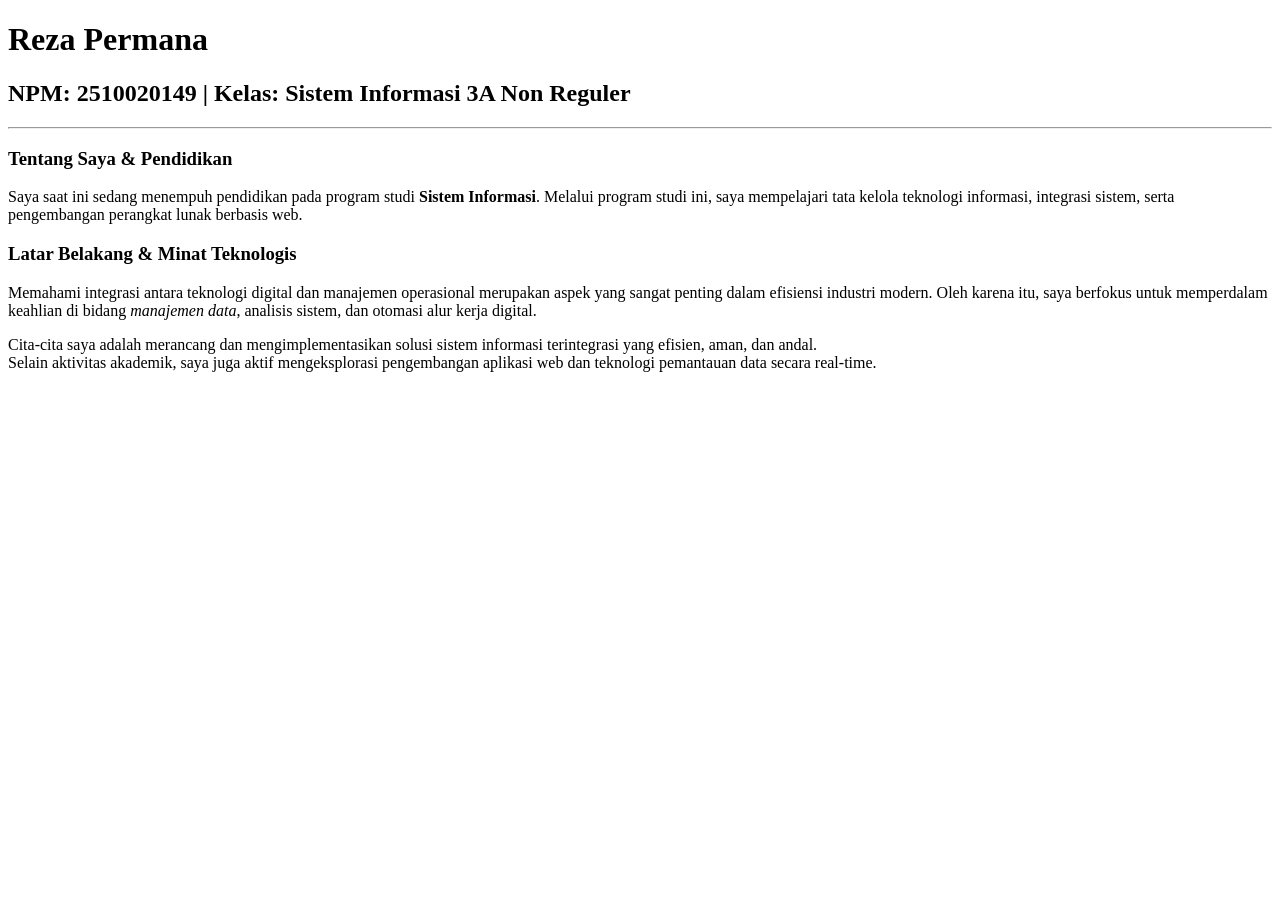
<file: tugas1_2510020149/index.html>
<!DOCTYPE html>
<html lang="id">
<head>
    <meta charset="UTF-8">
    <meta name="viewport" content="width=device-width, initial-scale=1.0">
    <title>Reza Permana</title>
</head>
<body>

    <!-- Nama: Reza Permana | Tanggal Pembuatan: 26 Oktober 2026 -->

    <h1>Reza Permana</h1>
    <h2>NPM: 2510020149 | Kelas: Sistem Informasi 3A Non Reguler</h2>

    <hr>

    <h3>Tentang Saya & Pendidikan</h3>
    <p>
        Saya saat ini sedang menempuh pendidikan pada program studi <strong>Sistem Informasi</strong>.
        Melalui program studi ini, saya mempelajari tata kelola teknologi informasi, integrasi sistem, serta pengembangan perangkat lunak berbasis web.
    </p>

    <h3>Latar Belakang & Minat Teknologis</h3>
    <p>
        Memahami integrasi antara teknologi digital dan manajemen operasional merupakan aspek yang sangat penting dalam efisiensi industri modern. 
        Oleh karena itu, saya berfokus untuk memperdalam keahlian di bidang <em>manajemen data</em>, analisis sistem, dan otomasi alur kerja digital.
    </p>
    <p>
        Cita-cita saya adalah merancang dan mengimplementasikan solusi sistem informasi terintegrasi yang efisien, aman, dan andal.<br>
        Selain aktivitas akademik, saya juga aktif mengeksplorasi pengembangan aplikasi web dan teknologi pemantauan data secara real-time.
    </p>

</body>
</html>
</file>
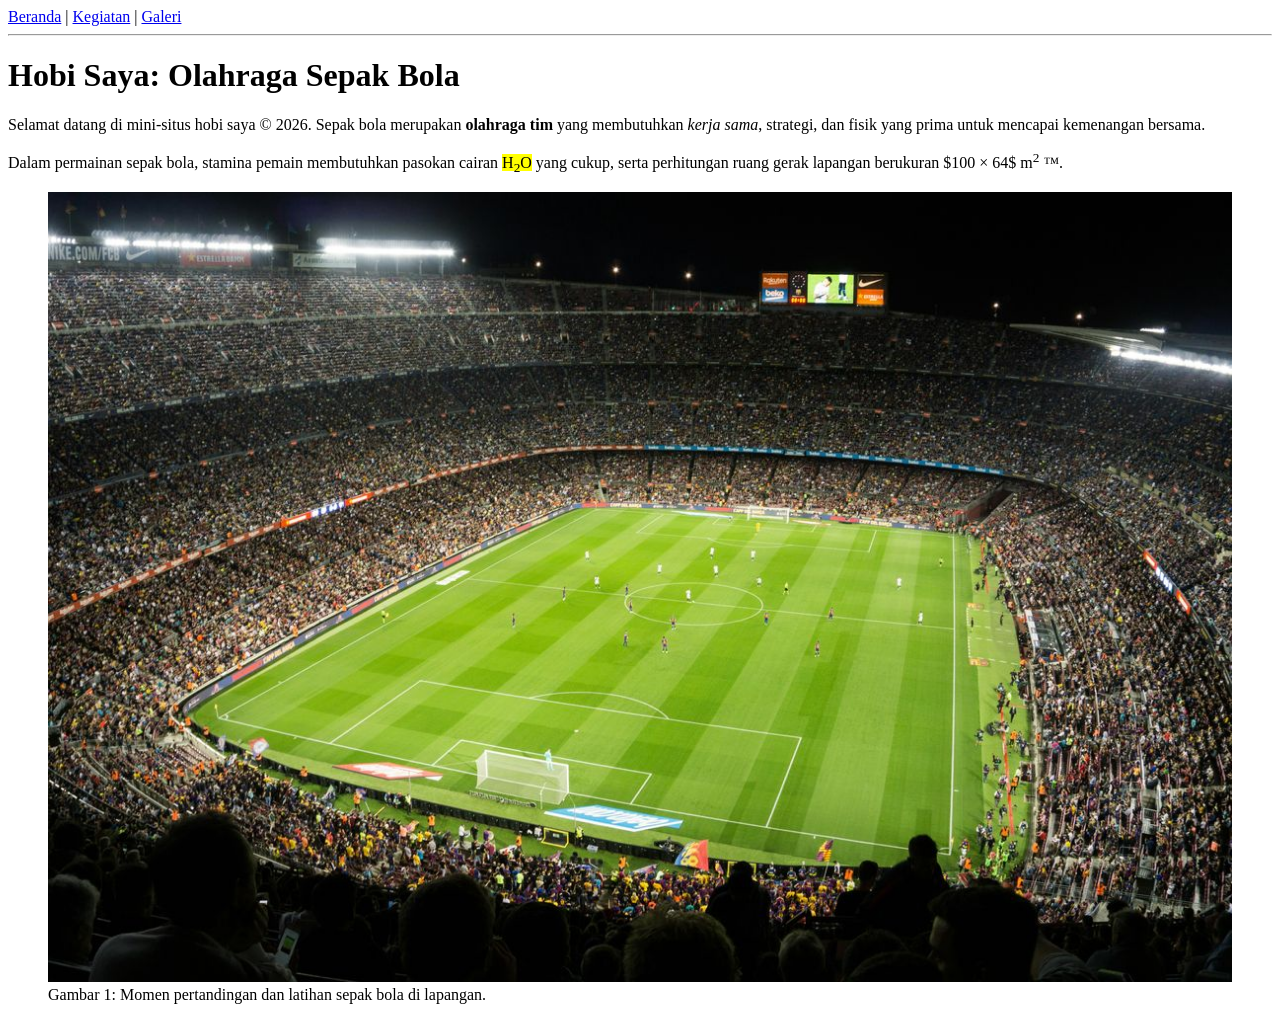
<file: tugas2_2510020149/index.html>
<!DOCTYPE html>
<html lang="id">
<head>
    <meta charset="UTF-8">
    <meta name="viewport" content="width=device-width, initial-scale=1.0">
    <title>Beranda - Hobi Sepak Bola</title>
</head>
<body>

    <nav>
        <a href="index.html">Beranda</a> | 
        <a href="kegiatan.html">Kegiatan</a> | 
        <a href="galeri.html">Galeri</a>
    </nav>
    <hr>

    <h1>Hobi Saya: Olahraga Sepak Bola</h1>

    <p>
        Selamat datang di mini-situs hobi saya &copy; 2026. Sepak bola merupakan <strong>olahraga tim</strong> yang membutuhkan <em>kerja sama</em>, strategi, dan fisik yang prima untuk mencapai kemenangan bersama.
    </p>

    <p>
        Dalam permainan sepak bola, stamina pemain membutuhkan pasokan cairan <mark>H<sub>2</sub>O</mark> yang cukup, serta perhitungan ruang gerak lapangan berukuran $100 &times; 64$ m<sup>2</sup> &trade;.
    </p>

    <figure>
        <img src="images/stadion.jpg" alt="Pertandingan Sepak Bola di Lapangan" width="100%">
        <figcaption>Gambar 1: Momen pertandingan dan latihan sepak bola di lapangan.</figcaption>
    </figure>

</body>
</html>
</file>
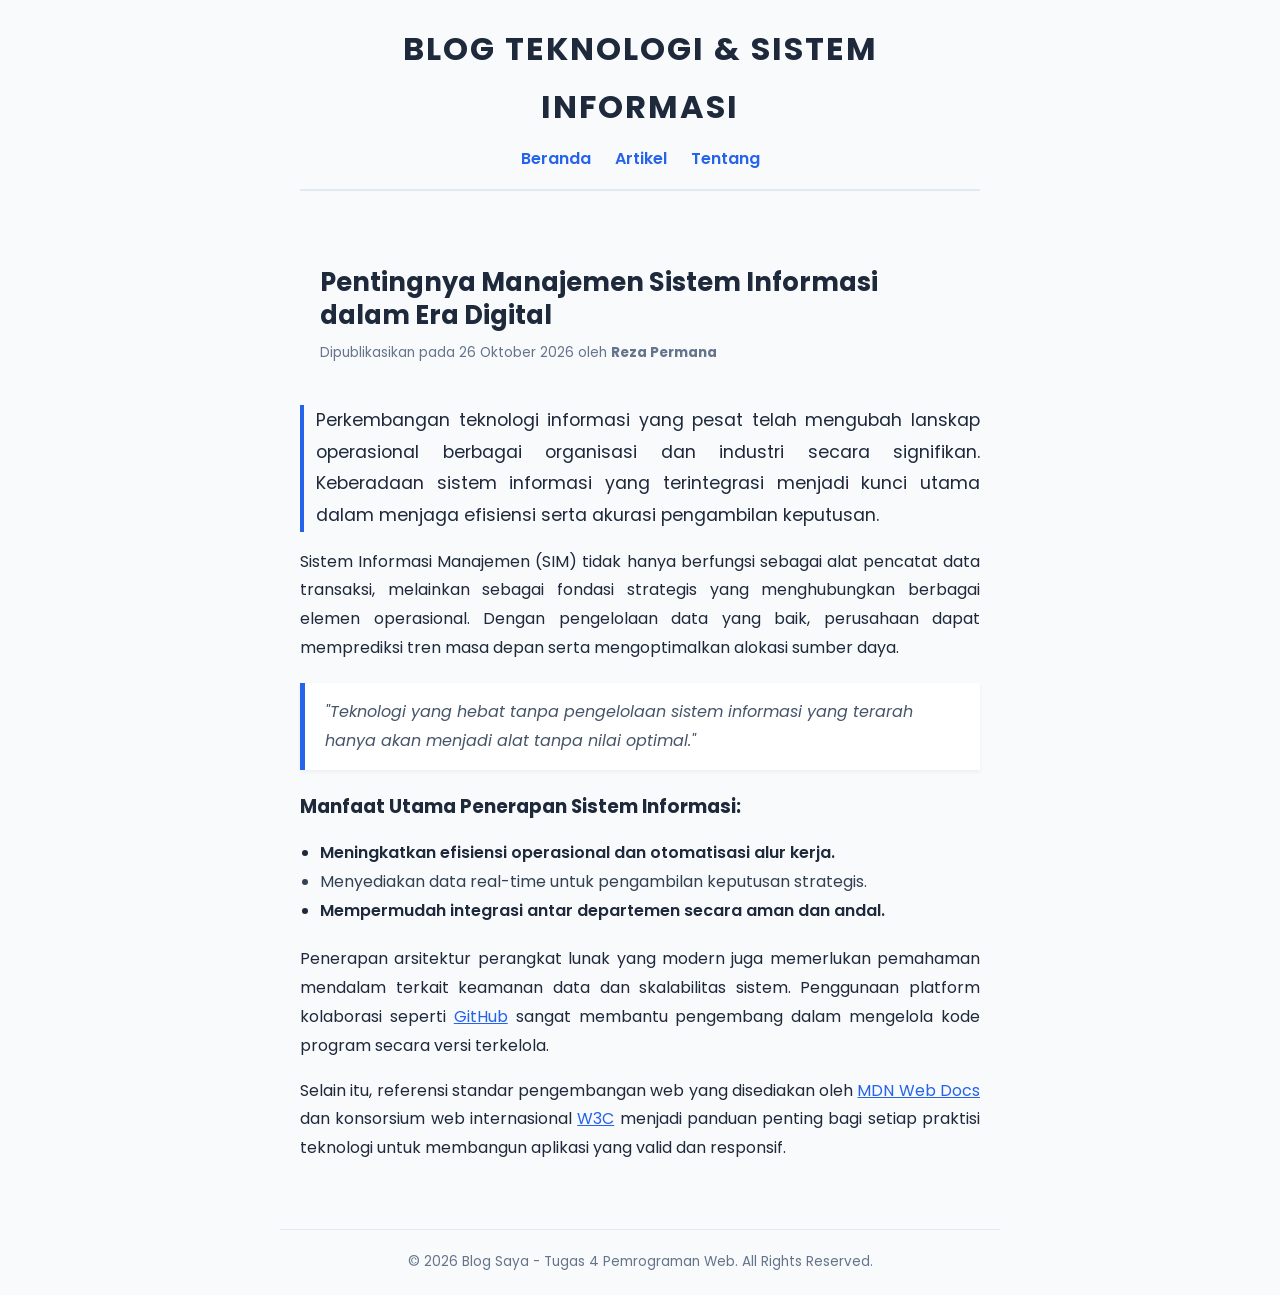
<file: tugas4_2510020149/index.html>
<!DOCTYPE html>
<html lang="id">
<head>
    <meta charset="UTF-8">
    <meta name="viewport" content="width=device-width, initial-scale=1.0">
    <title>Blog Saya - Peran Sistem Informasi</title>
    <!-- Google Fonts -->
    <link rel="preconnect" href="https://fonts.googleapis.com">
    <link rel="preconnect" href="https://fonts.gstatic.com" crossorigin>
    <link href="https://fonts.googleapis.com/css2?family=Poppins:wght@300;400;600;700&display=swap" rel="stylesheet">
    <!-- CSS External -->
    <link rel="stylesheet" href="style.css">
</head>
<body>

    <header>
        <div id="site-header">
            <h1 class="main-title">Blog Teknologi &amp; Sistem Informasi</h1>
            <nav>
                <a href="#">Beranda</a>
                <a href="#">Artikel</a>
                <a href="#">Tentang</a>
            </nav>
        </div>
    </header>

    <main>
        <article class="blog-post">
            <header>
                <h2>Pentingnya Manajemen Sistem Informasi dalam Era Digital</h2>
                <p class="post-meta">Dipublikasikan pada <time datetime="2026-10-26">26 Oktober 2026</time> oleh <strong>Reza Permana</strong></p>
            </header>

            <p class="lead-paragraph">
                Perkembangan teknologi informasi yang pesat telah mengubah lanskap operasional berbagai organisasi dan industri secara signifikan. Keberadaan sistem informasi yang terintegrasi menjadi kunci utama dalam menjaga efisiensi serta akurasi pengambilan keputusan.
            </p>

            <p>
                Sistem Informasi Manajemen (SIM) tidak hanya berfungsi sebagai alat pencatat data transaksi, melainkan sebagai fondasi strategis yang menghubungkan berbagai elemen operasional. Dengan pengelolaan data yang baik, perusahaan dapat memprediksi tren masa depan serta mengoptimalkan alokasi sumber daya.
            </p>

            <blockquote>
                "Teknologi yang hebat tanpa pengelolaan sistem informasi yang terarah hanya akan menjadi alat tanpa nilai optimal."
            </blockquote>

            <h3>Manfaat Utama Penerapan Sistem Informasi:</h3>
            <ul class="benefit-list">
                <li>Meningkatkan efisiensi operasional dan otomatisasi alur kerja.</li>
                <li>Menyediakan data real-time untuk pengambilan keputusan strategis.</li>
                <li>Mempermudah integrasi antar departemen secara aman dan andal.</li>
            </ul>

            <p>
                Penerapan arsitektur perangkat lunak yang modern juga memerlukan pemahaman mendalam terkait keamanan data dan skalabilitas sistem. Penggunaan platform kolaborasi seperti <a href="https://github.com" target="_blank">GitHub</a> sangat membantu pengembang dalam mengelola kode program secara versi terkelola.
            </p>

            <p>
                Selain itu, referensi standar pengembangan web yang disediakan oleh <a href="https://developer.mozilla.org" target="_blank">MDN Web Docs</a> dan konsorsium web internasional <a href="https://www.w3.org" target="_blank">W3C</a> menjadi panduan penting bagi setiap praktisi teknologi untuk membangun aplikasi yang valid dan responsif.
            </p>
        </article>
    </main>

    <footer>
        <p>&copy; 2026 Blog Saya - Tugas 4 Pemrograman Web. All Rights Reserved.</p>
    </footer>

</body>
</html>
</file>
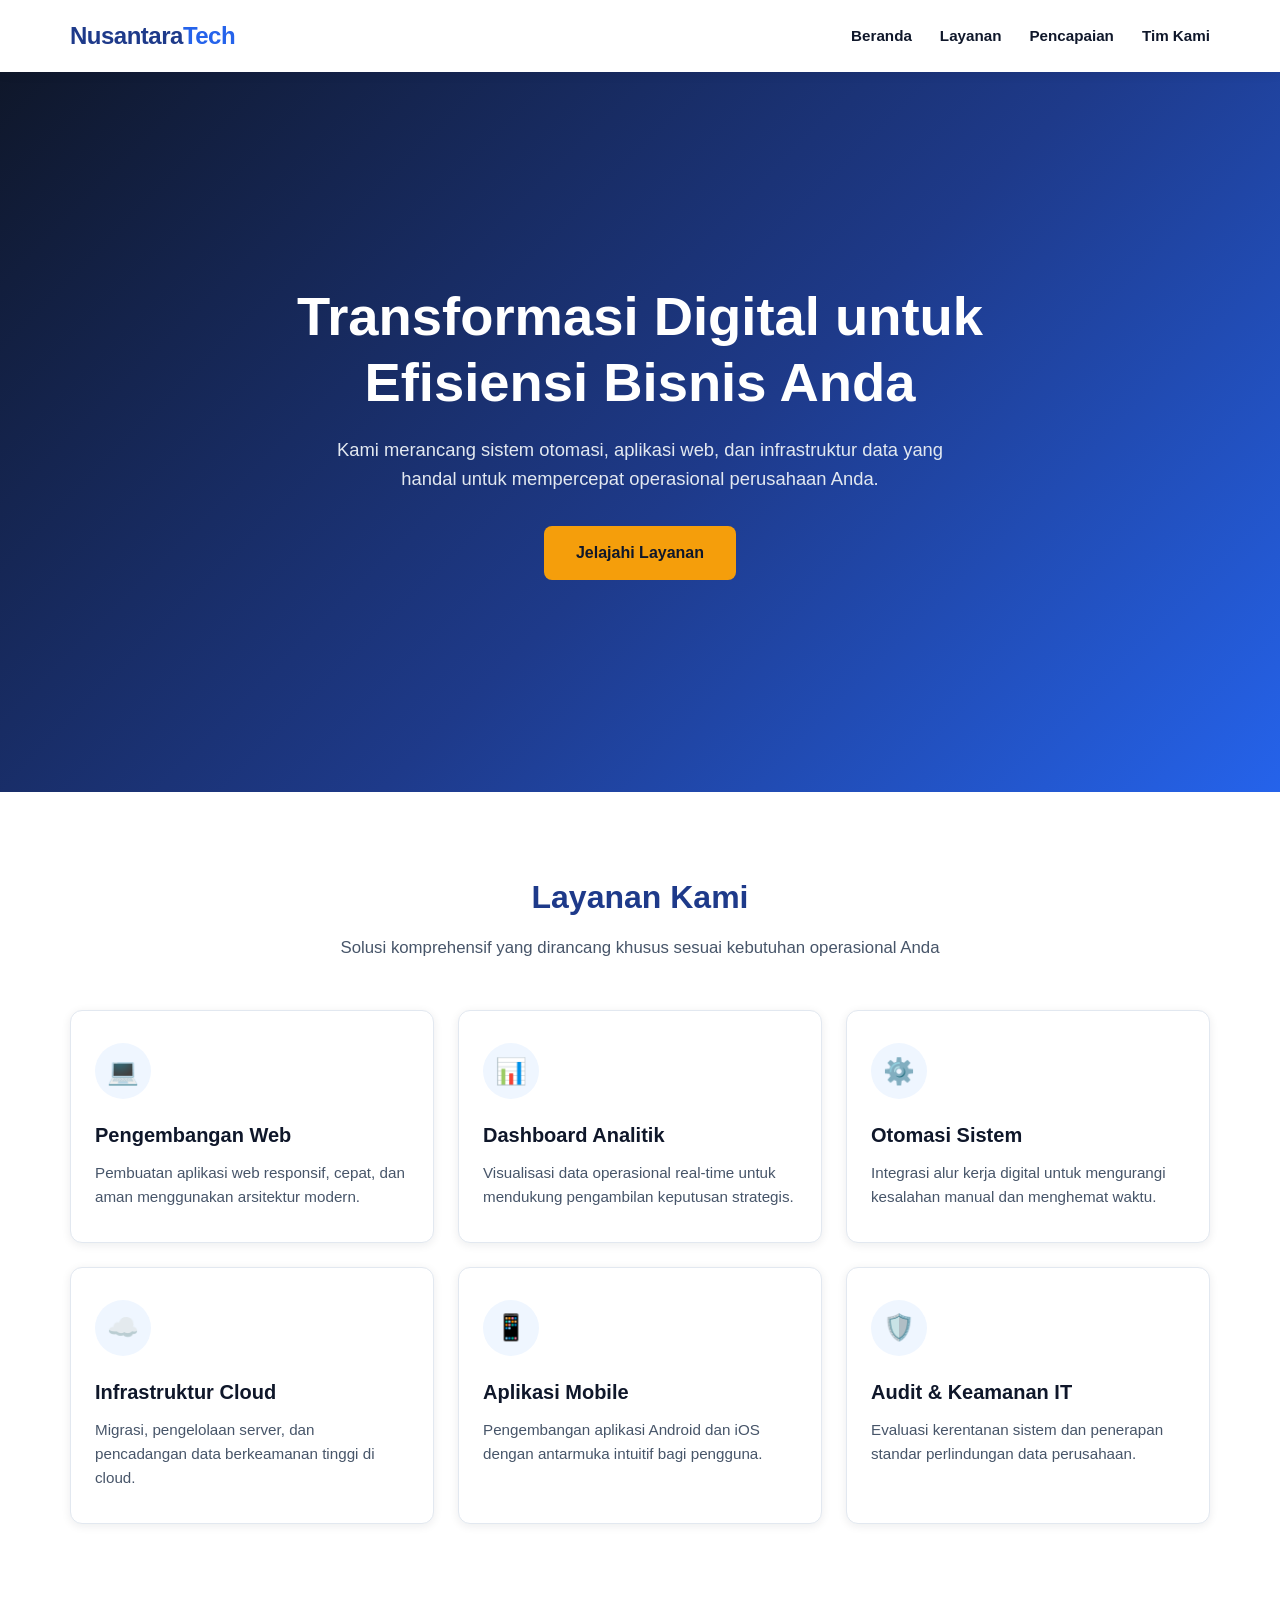
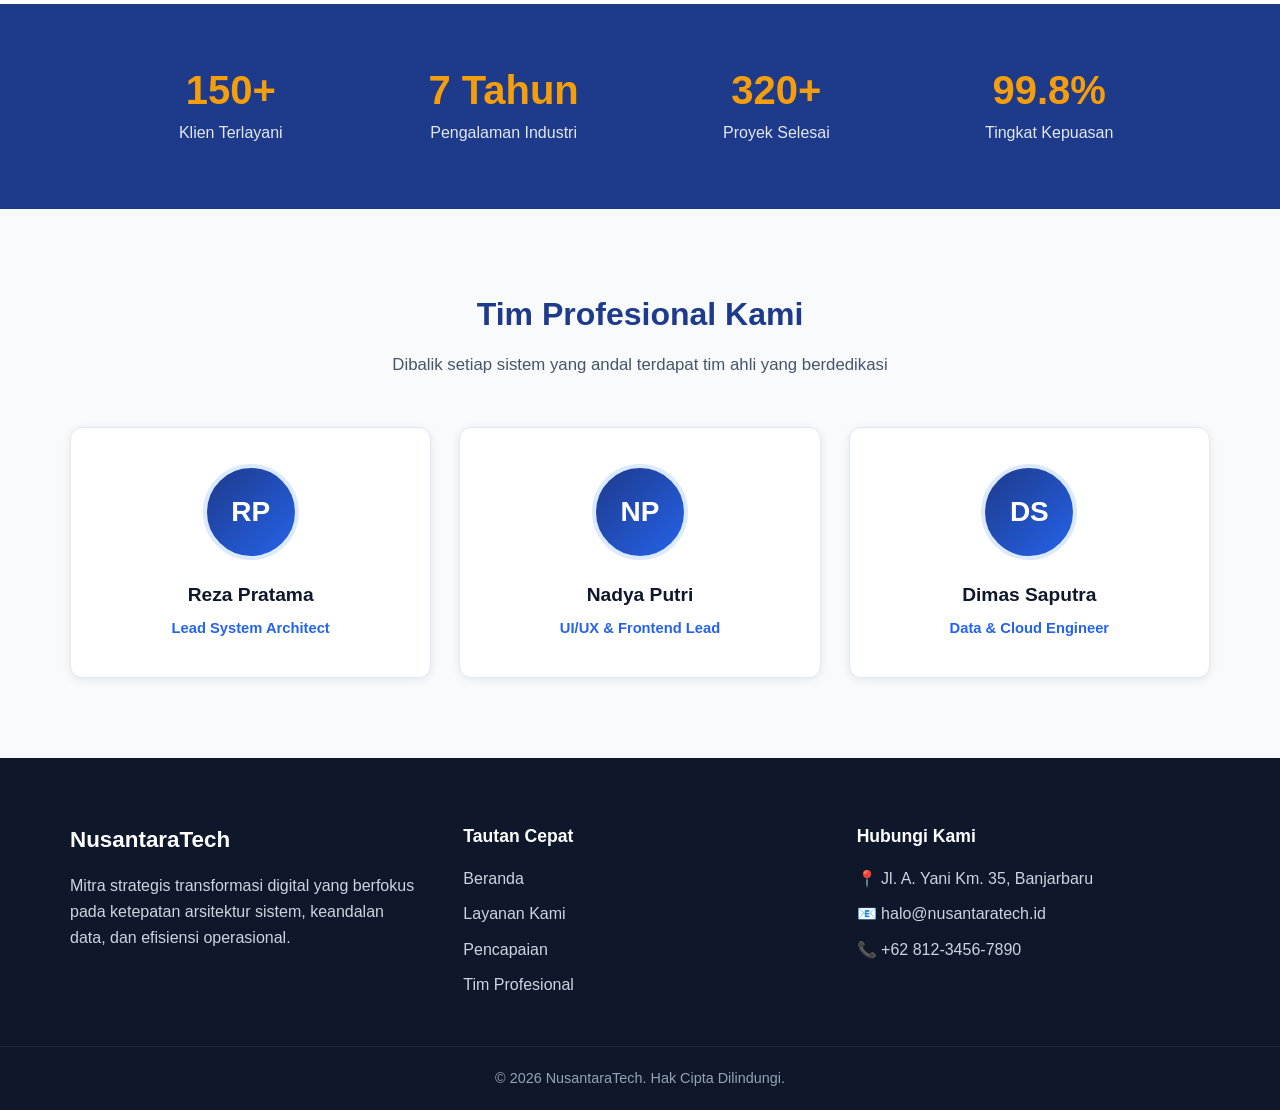
<file: tugas6_2510020149/index.html>
<!DOCTYPE html>
<html lang="id">
<head>
  <meta charset="UTF-8">
  <meta name="viewport" content="width=device-width, initial-scale=1.0">
  <title>NusantaraTech — Solusi Digital & Sistem Terintegrasi</title>
  <link rel="stylesheet" href="style.css">
</head>
<body>

  <!-- 1. NAVBAR (Flexbox: Logo kiri, 4 link kanan, fixed + shadow) -->
  <header class="navbar">
    <div class="container nav-container">
      <a href="#beranda" class="logo">Nusantara<span>Tech</span></a>
      <nav>
        <ul class="nav-links">
          <li><a href="#beranda">Beranda</a></li>
          <li><a href="#layanan">Layanan</a></li>
          <li><a href="#statistik">Pencapaian</a></li>
          <li><a href="#tim">Tim Kami</a></li>
        </ul>
      </nav>
    </div>
  </header>

  <main>
    <!-- 2. HERO SECTION (Flexbox center sempurna, min-height: 80vh, gradient) -->
    <section id="beranda" class="hero">
      <div class="container hero-content">
        <h1>Transformasi Digital untuk Efisiensi Bisnis Anda</h1>
        <p>Kami merancang sistem otomasi, aplikasi web, dan infrastruktur data yang handal untuk mempercepat operasional perusahaan Anda.</p>
        <a href="#layanan" class="btn-cta">Jelajahi Layanan</a>
      </div>
    </section>

    <!-- 3. SECTION LAYANAN (Grid auto-fit minmax, 6 kartu, hover elevate) -->
    <section id="layanan" class="section">
      <div class="container">
        <div class="section-header">
          <h2>Layanan Kami</h2>
          <p>Solusi komprehensif yang dirancang khusus sesuai kebutuhan operasional Anda</p>
        </div>

        <div class="services-grid">
          <article class="service-card">
            <div class="service-icon">💻</div>
            <h3>Pengembangan Web</h3>
            <p>Pembuatan aplikasi web responsif, cepat, dan aman menggunakan arsitektur modern.</p>
          </article>

          <article class="service-card">
            <div class="service-icon">📊</div>
            <h3>Dashboard Analitik</h3>
            <p>Visualisasi data operasional real-time untuk mendukung pengambilan keputusan strategis.</p>
          </article>

          <article class="service-card">
            <div class="service-icon">⚙️</div>
            <h3>Otomasi Sistem</h3>
            <p>Integrasi alur kerja digital untuk mengurangi kesalahan manual dan menghemat waktu.</p>
          </article>

          <article class="service-card">
            <div class="service-icon">☁️</div>
            <h3>Infrastruktur Cloud</h3>
            <p>Migrasi, pengelolaan server, dan pencadangan data berkeamanan tinggi di cloud.</p>
          </article>

          <article class="service-card">
            <div class="service-icon">📱</div>
            <h3>Aplikasi Mobile</h3>
            <p>Pengembangan aplikasi Android dan iOS dengan antarmuka intuitif bagi pengguna.</p>
          </article>

          <article class="service-card">
            <div class="service-icon">🛡️</div>
            <h3>Audit & Keamanan IT</h3>
            <p>Evaluasi kerentanan sistem dan penerapan standar perlindungan data perusahaan.</p>
          </article>
        </div>
      </div>
    </section>

    <!-- 4. SECTION STATISTIK (Flex space-evenly, 4 angka besar) -->
    <section id="statistik" class="stats-section">
      <div class="container stats-flex">
        <div class="stat-item">
          <span class="stat-number">150+</span>
          <span class="stat-label">Klien Terlayani</span>
        </div>
        <div class="stat-item">
          <span class="stat-number">7 Tahun</span>
          <span class="stat-label">Pengalaman Industri</span>
        </div>
        <div class="stat-item">
          <span class="stat-number">320+</span>
          <span class="stat-label">Proyek Selesai</span>
        </div>
        <div class="stat-item">
          <span class="stat-number">99.8%</span>
          <span class="stat-label">Tingkat Kepuasan</span>
        </div>
      </div>
    </section>

    <!-- 5. SECTION TIM (Grid 3 kolom kartu profil) -->
    <section id="tim" class="section bg-light">
      <div class="container">
        <div class="section-header">
          <h2>Tim Profesional Kami</h2>
          <p>Dibalik setiap sistem yang andal terdapat tim ahli yang berdedikasi</p>
        </div>

        <div class="team-grid">
          <article class="team-card">
            <div class="team-avatar" aria-label="Foto Profil Reza Pratama">RP</div>
            <h3>Reza Pratama</h3>
            <p class="team-role">Lead System Architect</p>
          </article>

          <article class="team-card">
            <div class="team-avatar" aria-label="Foto Profil Nadya Putri">NP</div>
            <h3>Nadya Putri</h3>
            <p class="team-role">UI/UX & Frontend Lead</p>
          </article>

          <article class="team-card">
            <div class="team-avatar" aria-label="Foto Profil Dimas Saputra">DS</div>
            <h3>Dimas Saputra</h3>
            <p class="team-role">Data & Cloud Engineer</p>
          </article>
        </div>
      </div>
    </section>
  </main>

  <!-- 6. FOOTER (Grid 3 kolom: Tentang | Link | Kontak) -->
  <footer class="footer">
    <div class="container footer-grid">
      <div class="footer-col">
        <h3>NusantaraTech</h3>
        <p>Mitra strategis transformasi digital yang berfokus pada ketepatan arsitektur sistem, keandalan data, dan efisiensi operasional.</p>
      </div>

      <div class="footer-col">
        <h4>Tautan Cepat</h4>
        <ul class="footer-links">
          <li><a href="#beranda">Beranda</a></li>
          <li><a href="#layanan">Layanan Kami</a></li>
          <li><a href="#statistik">Pencapaian</a></li>
          <li><a href="#tim">Tim Profesional</a></li>
        </ul>
      </div>

      <div class="footer-col">
        <h4>Hubungi Kami</h4>
        <ul class="footer-contact">
          <li>📍 Jl. A. Yani Km. 35, Banjarbaru</li>
          <li>📧 halo@nusantaratech.id</li>
          <li>📞 +62 812-3456-7890</li>
        </ul>
      </div>
    </div>

    <div class="footer-bottom">
      <p>&copy; 2026 NusantaraTech. Hak Cipta Dilindungi.</p>
    </div>
  </footer>

</body>
</html>
</file>
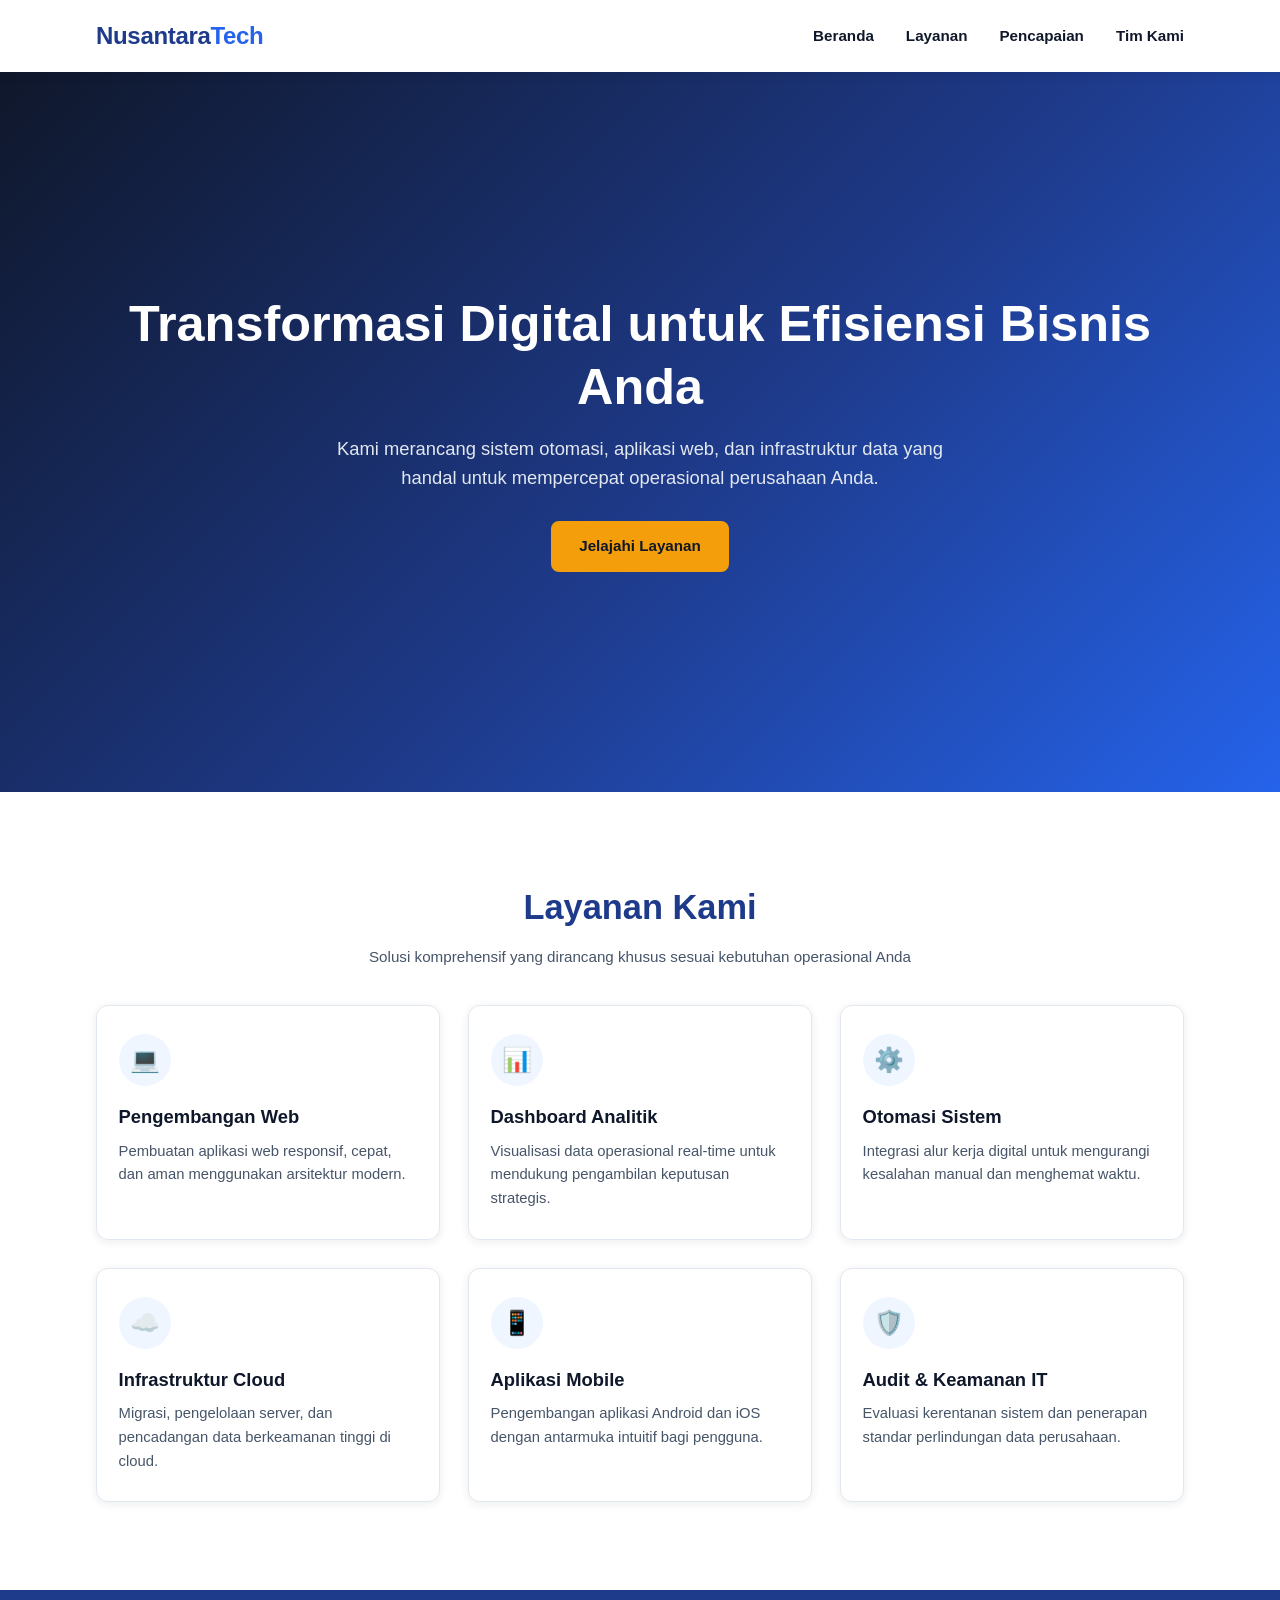
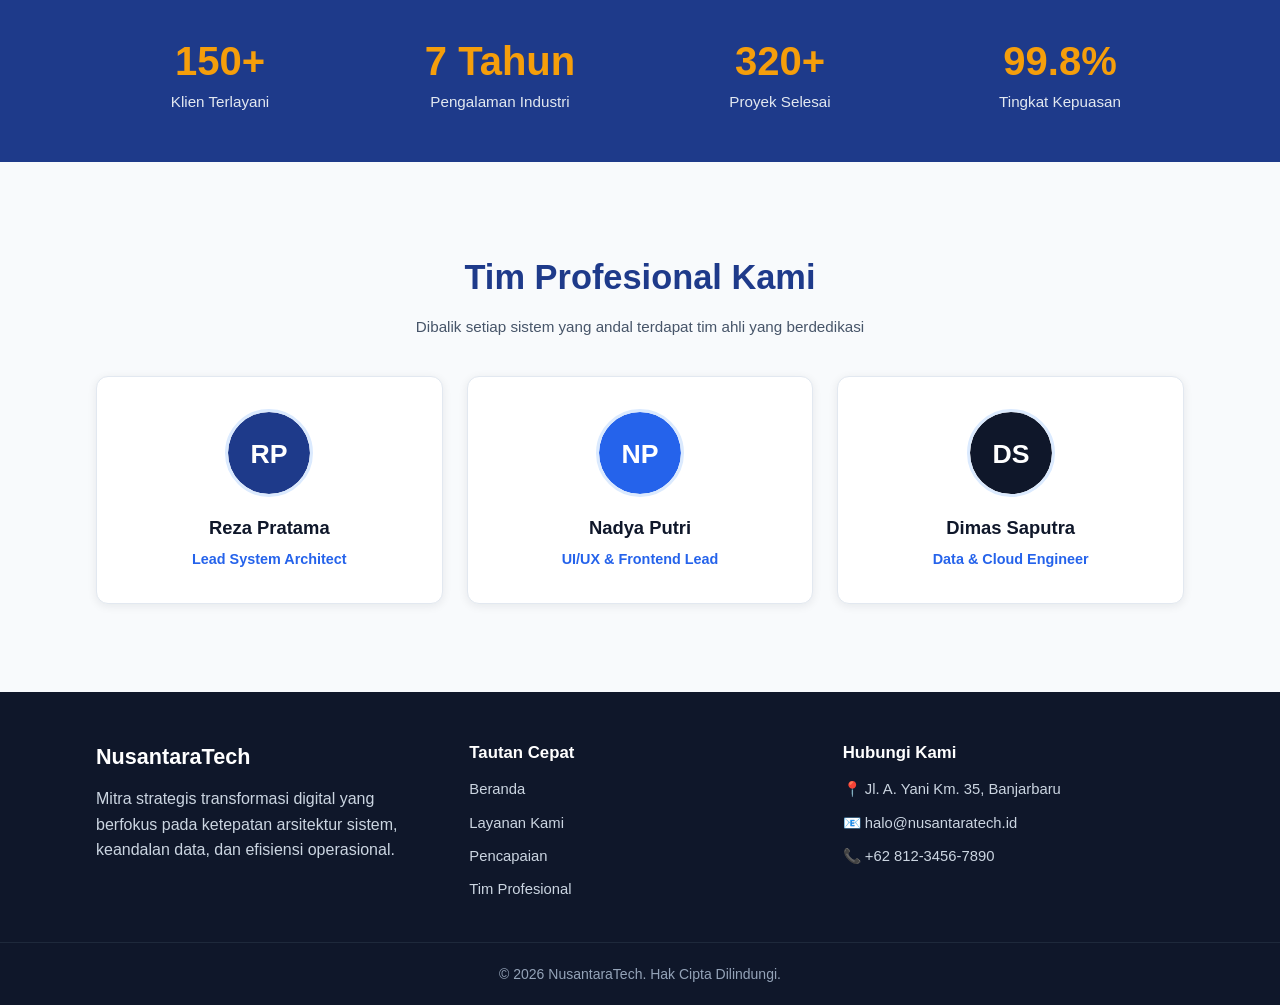
<file: tugas7_2510020149/index.html>
<!DOCTYPE html>
<html lang="id">
<head>
  <meta charset="UTF-8">
  <meta name="viewport" content="width=device-width, initial-scale=1.0">
  <title>NusantaraTech — Solusi Digital & Sistem Terintegrasi</title>
  <link rel="stylesheet" href="style.css">
</head>
<body>

  <!-- 1. NAVBAR (Fixed + Hamburger Checkbox untuk <= 768px) -->
  <header class="navbar">
    <div class="container nav-container">
      <a href="#beranda" class="logo">Nusantara<span>Tech</span></a>

      <!-- Checkbox tersembunyi & label tombol hamburger -->
      <input type="checkbox" id="nav-toggle" class="nav-toggle" aria-label="Buka menu navigasi">
      <label for="nav-toggle" class="hamburger" aria-hidden="true">
        <span></span>
        <span></span>
        <span></span>
      </label>

      <nav class="nav-menu">
        <ul class="nav-links">
          <li><a href="#beranda">Beranda</a></li>
          <li><a href="#layanan">Layanan</a></li>
          <li><a href="#statistik">Pencapaian</a></li>
          <li><a href="#tim">Tim Kami</a></li>
        </ul>
      </nav>
    </div>
  </header>

  <main>
    <!-- 2. HERO SECTION -->
    <section id="beranda" class="hero">
      <div class="container hero-content">
        <h1>Transformasi Digital untuk Efisiensi Bisnis Anda</h1>
        <p>Kami merancang sistem otomasi, aplikasi web, dan infrastruktur data yang handal untuk mempercepat operasional perusahaan Anda.</p>
        <a href="#layanan" class="btn-cta">Jelajahi Layanan</a>
      </div>
    </section>

    <!-- 3. SECTION LAYANAN -->
    <section id="layanan" class="section">
      <div class="container">
        <div class="section-header">
          <h2>Layanan Kami</h2>
          <p>Solusi komprehensif yang dirancang khusus sesuai kebutuhan operasional Anda</p>
        </div>

        <div class="services-grid">
          <article class="service-card">
            <div class="service-icon">💻</div>
            <h3>Pengembangan Web</h3>
            <p>Pembuatan aplikasi web responsif, cepat, dan aman menggunakan arsitektur modern.</p>
          </article>

          <article class="service-card">
            <div class="service-icon">📊</div>
            <h3>Dashboard Analitik</h3>
            <p>Visualisasi data operasional real-time untuk mendukung pengambilan keputusan strategis.</p>
          </article>

          <article class="service-card">
            <div class="service-icon">⚙️</div>
            <h3>Otomasi Sistem</h3>
            <p>Integrasi alur kerja digital untuk mengurangi kesalahan manual dan menghemat waktu.</p>
          </article>

          <article class="service-card">
            <div class="service-icon">☁️</div>
            <h3>Infrastruktur Cloud</h3>
            <p>Migrasi, pengelolaan server, dan pencadangan data berkeamanan tinggi di cloud.</p>
          </article>

          <article class="service-card">
            <div class="service-icon">📱</div>
            <h3>Aplikasi Mobile</h3>
            <p>Pengembangan aplikasi Android dan iOS dengan antarmuka intuitif bagi pengguna.</p>
          </article>

          <article class="service-card">
            <div class="service-icon">🛡️</div>
            <h3>Audit & Keamanan IT</h3>
            <p>Evaluasi kerentanan sistem dan penerapan standar perlindungan data perusahaan.</p>
          </article>
        </div>
      </div>
    </section>

    <!-- 4. SECTION STATISTIK -->
    <section id="statistik" class="stats-section">
      <div class="container stats-grid">
        <div class="stat-item">
          <span class="stat-number">150+</span>
          <span class="stat-label">Klien Terlayani</span>
        </div>
        <div class="stat-item">
          <span class="stat-number">7 Tahun</span>
          <span class="stat-label">Pengalaman Industri</span>
        </div>
        <div class="stat-item">
          <span class="stat-number">320+</span>
          <span class="stat-label">Proyek Selesai</span>
        </div>
        <div class="stat-item">
          <span class="stat-number">99.8%</span>
          <span class="stat-label">Tingkat Kepuasan</span>
        </div>
      </div>
    </section>

    <!-- 5. SECTION TIM -->
    <section id="tim" class="section bg-light">
      <div class="container">
        <div class="section-header">
          <h2>Tim Profesional Kami</h2>
          <p>Dibalik setiap sistem yang andal terdapat tim ahli yang berdedikasi</p>
        </div>

        <div class="team-grid">
          <article class="team-card">
            <img
              class="team-avatar"
              src="data:image/svg+xml;utf8,<svg xmlns='http://www.w3.org/2000/svg' width='160' height='160' viewBox='0 0 160 160'><rect width='160' height='160' rx='80' fill='%231e3a8a'/><text x='50%' y='54%' dominant-baseline='middle' text-anchor='middle' fill='%23ffffff' font-family='sans-serif' font-size='52' font-weight='bold'>RP</text></svg>"
              alt="Foto Profil Reza Pratama"
            >
            <h3>Reza Pratama</h3>
            <p class="team-role">Lead System Architect</p>
          </article>

          <article class="team-card">
            <img
              class="team-avatar"
              src="data:image/svg+xml;utf8,<svg xmlns='http://www.w3.org/2000/svg' width='160' height='160' viewBox='0 0 160 160'><rect width='160' height='160' rx='80' fill='%232563eb'/><text x='50%' y='54%' dominant-baseline='middle' text-anchor='middle' fill='%23ffffff' font-family='sans-serif' font-size='52' font-weight='bold'>NP</text></svg>"
              alt="Foto Profil Nadya Putri"
            >
            <h3>Nadya Putri</h3>
            <p class="team-role">UI/UX & Frontend Lead</p>
          </article>

          <article class="team-card">
            <img
              class="team-avatar"
              src="data:image/svg+xml;utf8,<svg xmlns='http://www.w3.org/2000/svg' width='160' height='160' viewBox='0 0 160 160'><rect width='160' height='160' rx='80' fill='%230f172a'/><text x='50%' y='54%' dominant-baseline='middle' text-anchor='middle' fill='%23ffffff' font-family='sans-serif' font-size='52' font-weight='bold'>DS</text></svg>"
              alt="Foto Profil Dimas Saputra"
            >
            <h3>Dimas Saputra</h3>
            <p class="team-role">Data & Cloud Engineer</p>
          </article>
        </div>
      </div>
    </section>
  </main>

  <!-- 6. FOOTER -->
  <footer class="footer">
    <div class="container footer-grid">
      <div class="footer-col">
        <h3>NusantaraTech</h3>
        <p>Mitra strategis transformasi digital yang berfokus pada ketepatan arsitektur sistem, keandalan data, dan efisiensi operasional.</p>
      </div>

      <div class="footer-col">
        <h4>Tautan Cepat</h4>
        <ul class="footer-links">
          <li><a href="#beranda">Beranda</a></li>
          <li><a href="#layanan">Layanan Kami</a></li>
          <li><a href="#statistik">Pencapaian</a></li>
          <li><a href="#tim">Tim Profesional</a></li>
        </ul>
      </div>

      <div class="footer-col">
        <h4>Hubungi Kami</h4>
        <ul class="footer-contact">
          <li>📍 Jl. A. Yani Km. 35, Banjarbaru</li>
          <li>📧 halo@nusantaratech.id</li>
          <li>📞 +62 812-3456-7890</li>
        </ul>
      </div>
    </div>

    <div class="footer-bottom">
      <p>&copy; 2026 NusantaraTech. Hak Cipta Dilindungi.</p>
    </div>
  </footer>

</body>
</html>
</file>
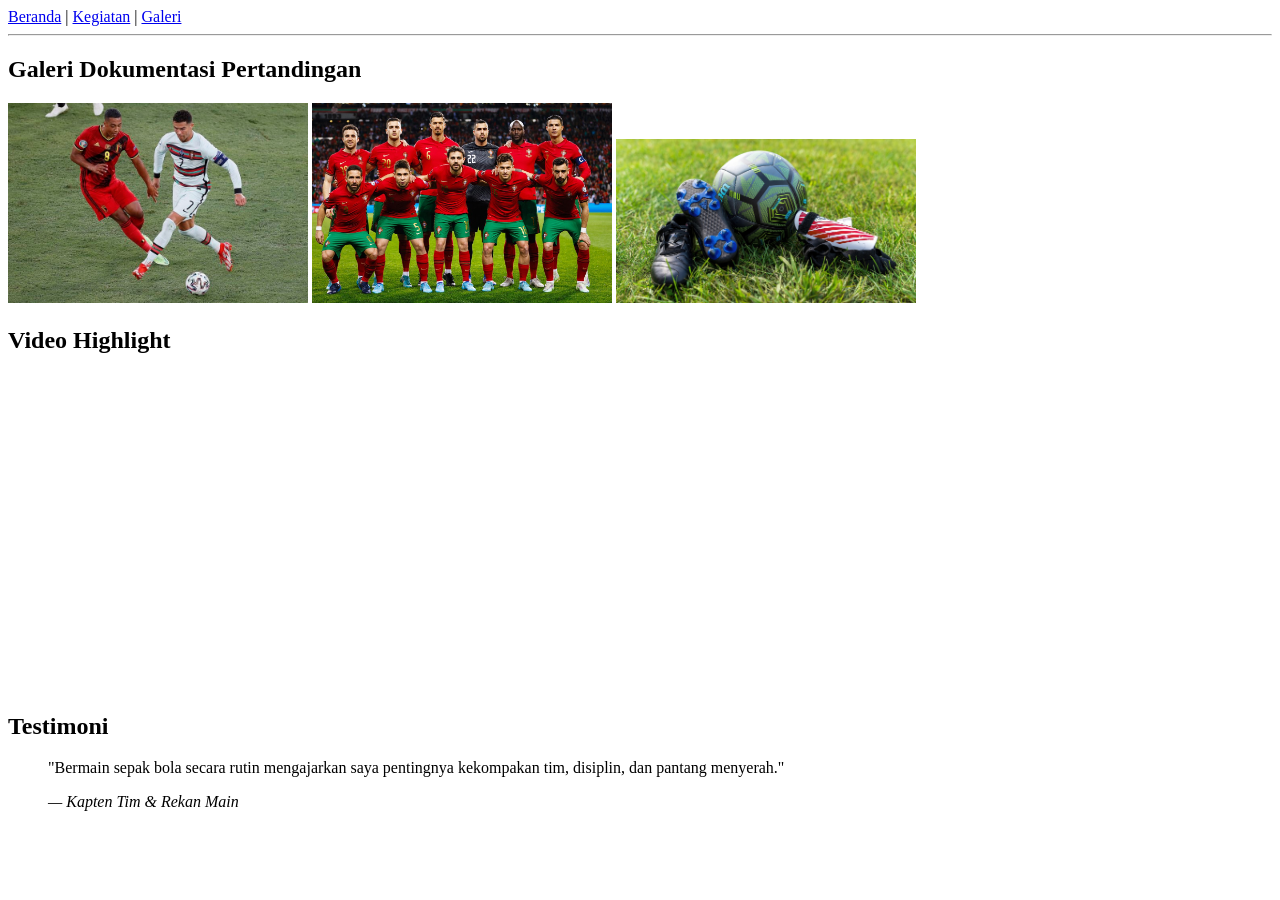
<file: tugas2_2510020149/galeri.html>
<!DOCTYPE html>
<html lang="id">
<head>
    <meta charset="UTF-8">
    <meta name="viewport" content="width=device-width, initial-scale=1.0">
    <title>Galeri & Testimoni Sepak Bola</title>
</head>
<body>

    <nav>
        <a href="index.html">Beranda</a> | 
        <a href="kegiatan.html">Kegiatan</a> | 
        <a href="galeri.html">Galeri</a>
    </nav>
    <hr>

    <h2>Galeri Dokumentasi Pertandingan</h2>
    <div>
     <img src="images/dribble_ronaldo.jpg" alt="Sesi latihan menggiring bola di lapangan" width="300">
        <img src="images/timan_portugal.jpg" alt="Foto bersama tim sepak bola sebelum pertandingan" width="300">
        <img src="images/soccer.jpg" alt="Sepatu bola dan perlengkapan di pinggir lapangan" width="300">
    </div>

    <h2>Video Highlight</h2>
   <iframe width="560" height="315" src="https://www.youtube.com/embed/eLJ5MoSPjVE?si=YzVq7tdbyhBy03hM" title="YouTube video player" frameborder="0" allow="accelerometer; autoplay; clipboard-write; encrypted-media; gyroscope; picture-in-picture; web-share" referrerpolicy="strict-origin-when-cross-origin" allowfullscreen></iframe>

    <h2>Testimoni</h2>
    <blockquote>
        <p>"Bermain sepak bola secara rutin mengajarkan saya pentingnya kekompakan tim, disiplin, dan pantang menyerah."</p>
        <cite>&mdash; Kapten Tim &amp; Rekan Main</cite>
    </blockquote>

</body>
</html>
</file>
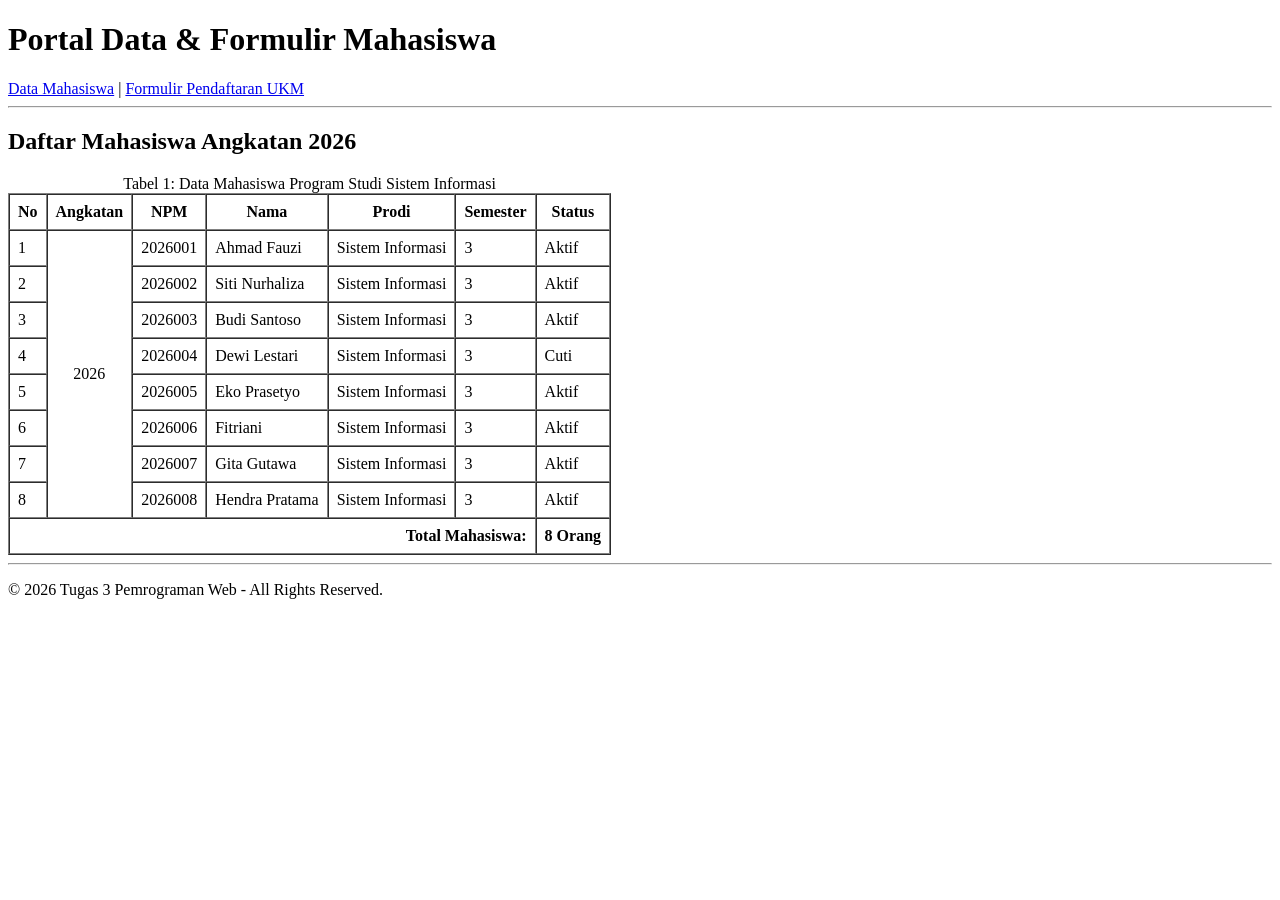
<file: tugas3_2510020149/data.html>
<!DOCTYPE html>
<html lang="id">
<head>
    <meta charset="UTF-8">
    <meta name="viewport" content="width=device-width, initial-scale=1.0">
    <title>Data Mahasiswa - Tugas 3</title>
</head>
<body>

    <header>
        <h1>Portal Data & Formulir Mahasiswa</h1>
        <nav>
            <a href="data.html">Data Mahasiswa</a> | 
            <a href="form.html">Formulir Pendaftaran UKM</a>
        </nav>
    </header>

    <hr>

    <main>
        <section>
            <h2>Daftar Mahasiswa Angkatan 2026</h2>
            <table border="1" cellpadding="8" cellspacing="0">
                <caption>Tabel 1: Data Mahasiswa Program Studi Sistem Informasi</caption>
                <thead>
                    <tr>
                        <th>No</th>
                        <th>Angkatan</th>
                        <th>NPM</th>
                        <th>Nama</th>
                        <th>Prodi</th>
                        <th>Semester</th>
                        <th>Status</th>
                    </tr>
                </thead>
                <tbody>
                    <tr>
                        <td>1</td>
                        <td rowspan="8" align="center">2026</td>
                        <td>2026001</td>
                        <td>Ahmad Fauzi</td>
                        <td>Sistem Informasi</td>
                        <td>3</td>
                        <td>Aktif</td>
                    </tr>
                    <tr>
                        <td>2</td>
                        <td>2026002</td>
                        <td>Siti Nurhaliza</td>
                        <td>Sistem Informasi</td>
                        <td>3</td>
                        <td>Aktif</td>
                    </tr>
                    <tr>
                        <td>3</td>
                        <td>2026003</td>
                        <td>Budi Santoso</td>
                        <td>Sistem Informasi</td>
                        <td>3</td>
                        <td>Aktif</td>
                    </tr>
                    <tr>
                        <td>4</td>
                        <td>2026004</td>
                        <td>Dewi Lestari</td>
                        <td>Sistem Informasi</td>
                        <td>3</td>
                        <td>Cuti</td>
                    </tr>
                    <tr>
                        <td>5</td>
                        <td>2026005</td>
                        <td>Eko Prasetyo</td>
                        <td>Sistem Informasi</td>
                        <td>3</td>
                        <td>Aktif</td>
                    </tr>
                    <tr>
                        <td>6</td>
                        <td>2026006</td>
                        <td>Fitriani</td>
                        <td>Sistem Informasi</td>
                        <td>3</td>
                        <td>Aktif</td>
                    </tr>
                    <tr>
                        <td>7</td>
                        <td>2026007</td>
                        <td>Gita Gutawa</td>
                        <td>Sistem Informasi</td>
                        <td>3</td>
                        <td>Aktif</td>
                    </tr>
                    <tr>
                        <td>8</td>
                        <td>2026008</td>
                        <td>Hendra Pratama</td>
                        <td>Sistem Informasi</td>
                        <td>3</td>
                        <td>Aktif</td>
                    </tr>
                </tbody>
                <tfoot>
                    <tr>
                        <td colspan="6" align="right"><strong>Total Mahasiswa:</strong></td>
                        <td><strong>8 Orang</strong></td>
                    </tr>
                </tfoot>
            </table>
        </section>
    </main>

    <hr>

    <footer>
        <p>&copy; 2026 Tugas 3 Pemrograman Web - All Rights Reserved.</p>
    </footer>

</body>
</html>
</file>
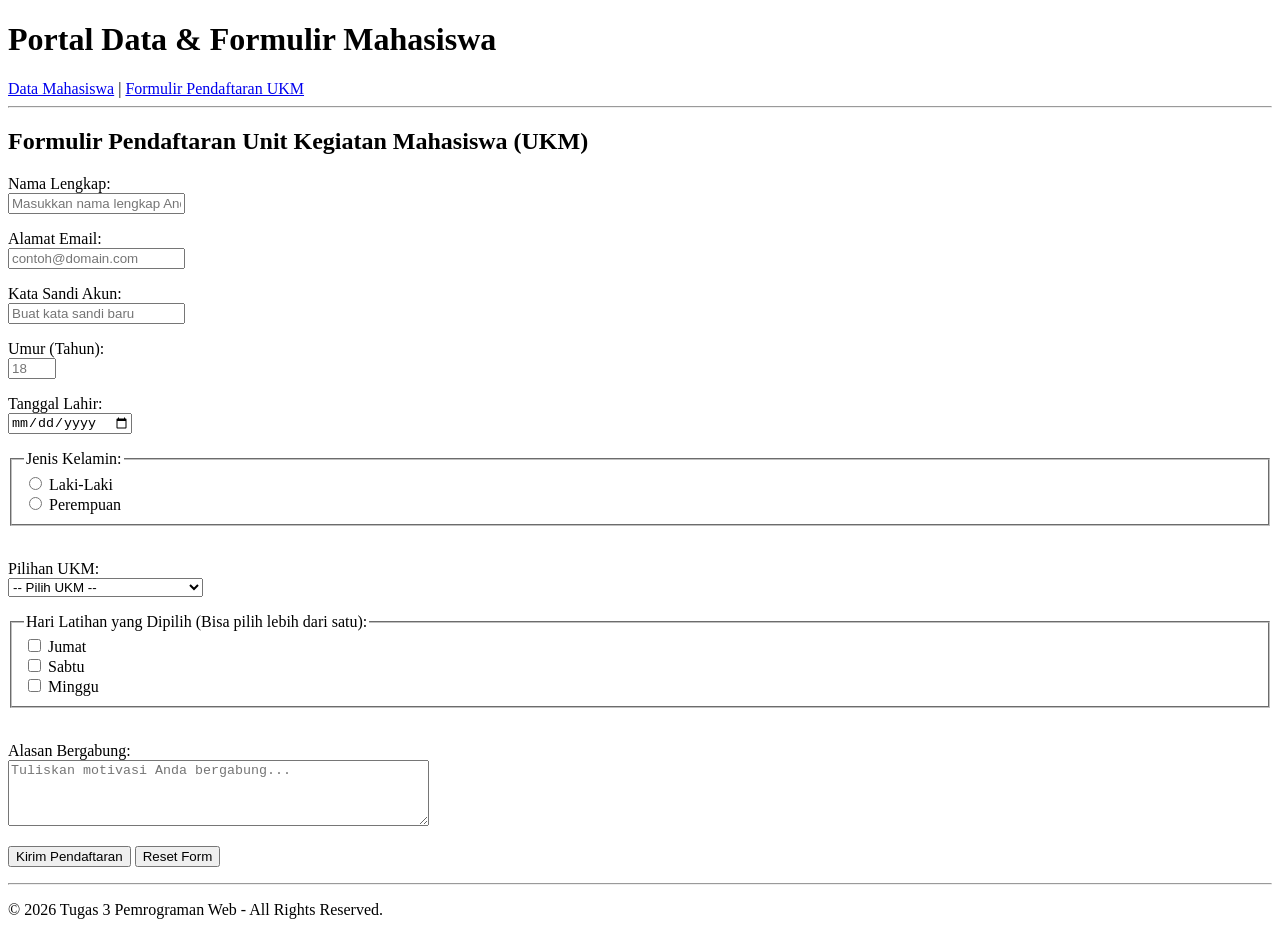
<file: tugas3_2510020149/form.html>
<!DOCTYPE html>
<html lang="id">
<head>
    <meta charset="UTF-8">
    <meta name="viewport" content="width=device-width, initial-scale=1.0">
    <title>Formulir Pendaftaran UKM - Tugas 3</title>
</head>
<body>

    <header>
        <h1>Portal Data & Formulir Mahasiswa</h1>
        <nav>
            <a href="data.html">Data Mahasiswa</a> | 
            <a href="form.html">Formulir Pendaftaran UKM</a>
        </nav>
    </header>

    <hr>

    <main>
        <section>
            <h2>Formulir Pendaftaran Unit Kegiatan Mahasiswa (UKM)</h2>
            <form action="#" method="post">
                
                <!-- 1. Text Input -->
                <p>
                    <label for="nama">Nama Lengkap:</label><br>
                    <input type="text" id="nama" name="nama" placeholder="Masukkan nama lengkap Anda" required>
                </p>

                <!-- 2. Email Input -->
                <p>
                    <label for="email">Alamat Email:</label><br>
                    <input type="email" id="email" name="email" placeholder="contoh@domain.com" required>
                </p>

                <!-- 3. Password Input -->
                <p>
                    <label for="password">Kata Sandi Akun:</label><br>
                    <input type="password" id="password" name="password" placeholder="Buat kata sandi baru" required>
                </p>

                <!-- 4. Number Input dengan Min & Max -->
                <p>
                    <label for="umur">Umur (Tahun):</label><br>
                    <input type="number" id="umur" name="umur" min="15" max="40" placeholder="18" required>
                </p>

                <!-- 5. Date Input -->
                <p>
                    <label for="tanggal_lahir">Tanggal Lahir:</label><br>
                    <input type="date" id="tanggal_lahir" name="tanggal_lahir" required>
                </p>

                <!-- 6. Radio Button dengan Fieldset & Legend -->
                <fieldset>
                    <legend>Jenis Kelamin:</legend>
                    <input type="radio" id="pria" name="gender" value="Pria" required>
                    <label for="pria">Laki-Laki</label><br>
                    <input type="radio" id="wanita" name="gender" value="Wanita">
                    <label for="wanita">Perempuan</label>
                </fieldset>
                <br>

                <!-- 7. Select (Dropdown Min 4 Option) -->
                <p>
                    <label for="ukm">Pilihan UKM:</label><br>
                    <select id="ukm" name="ukm" required>
                        <option value="">-- Pilih UKM --</option>
                        <option value="olahraga">UKM Olahraga & Sepak Bola</option>
                        <option value="fotografi">UKM Fotografi & Lensa</option>
                        <option value="kewirausahaan">UKM Kewirausahaan</option>
                        <option value="paduan_suara">UKM Paduan Suara</option>
                    </select>
                </p>

                <!-- 8. Checkbox (Min 3 Pilihan) -->
                <fieldset>
                    <legend>Hari Latihan yang Dipilih (Bisa pilih lebih dari satu):</legend>
                    <input type="checkbox" id="jumat" name="hari" value="Jumat">
                    <label for="jumat">Jumat</label><br>
                    <input type="checkbox" id="sabtu" name="hari" value="Sabtu">
                    <label for="sabtu">Sabtu</label><br>
                    <input type="checkbox" id="minggu" name="hari" value="Minggu">
                    <label for="minggu">Minggu</label>
                </fieldset>
                <br>

                <!-- 9. Textarea -->
                <p>
                    <label for="alasan">Alasan Bergabung:</label><br>
                    <textarea id="alasan" name="alasan" rows="4" cols="50" placeholder="Tuliskan motivasi Anda bergabung..." required></textarea>
                </p>

                <!-- Buttons -->
                <p>
                    <button type="submit">Kirim Pendaftaran</button>
                    <button type="reset">Reset Form</button>
                </p>

            </form>
        </section>
    </main>

    <hr>

    <footer>
        <p>&copy; 2026 Tugas 3 Pemrograman Web - All Rights Reserved.</p>
    </footer>

</body>
</html>
</file>
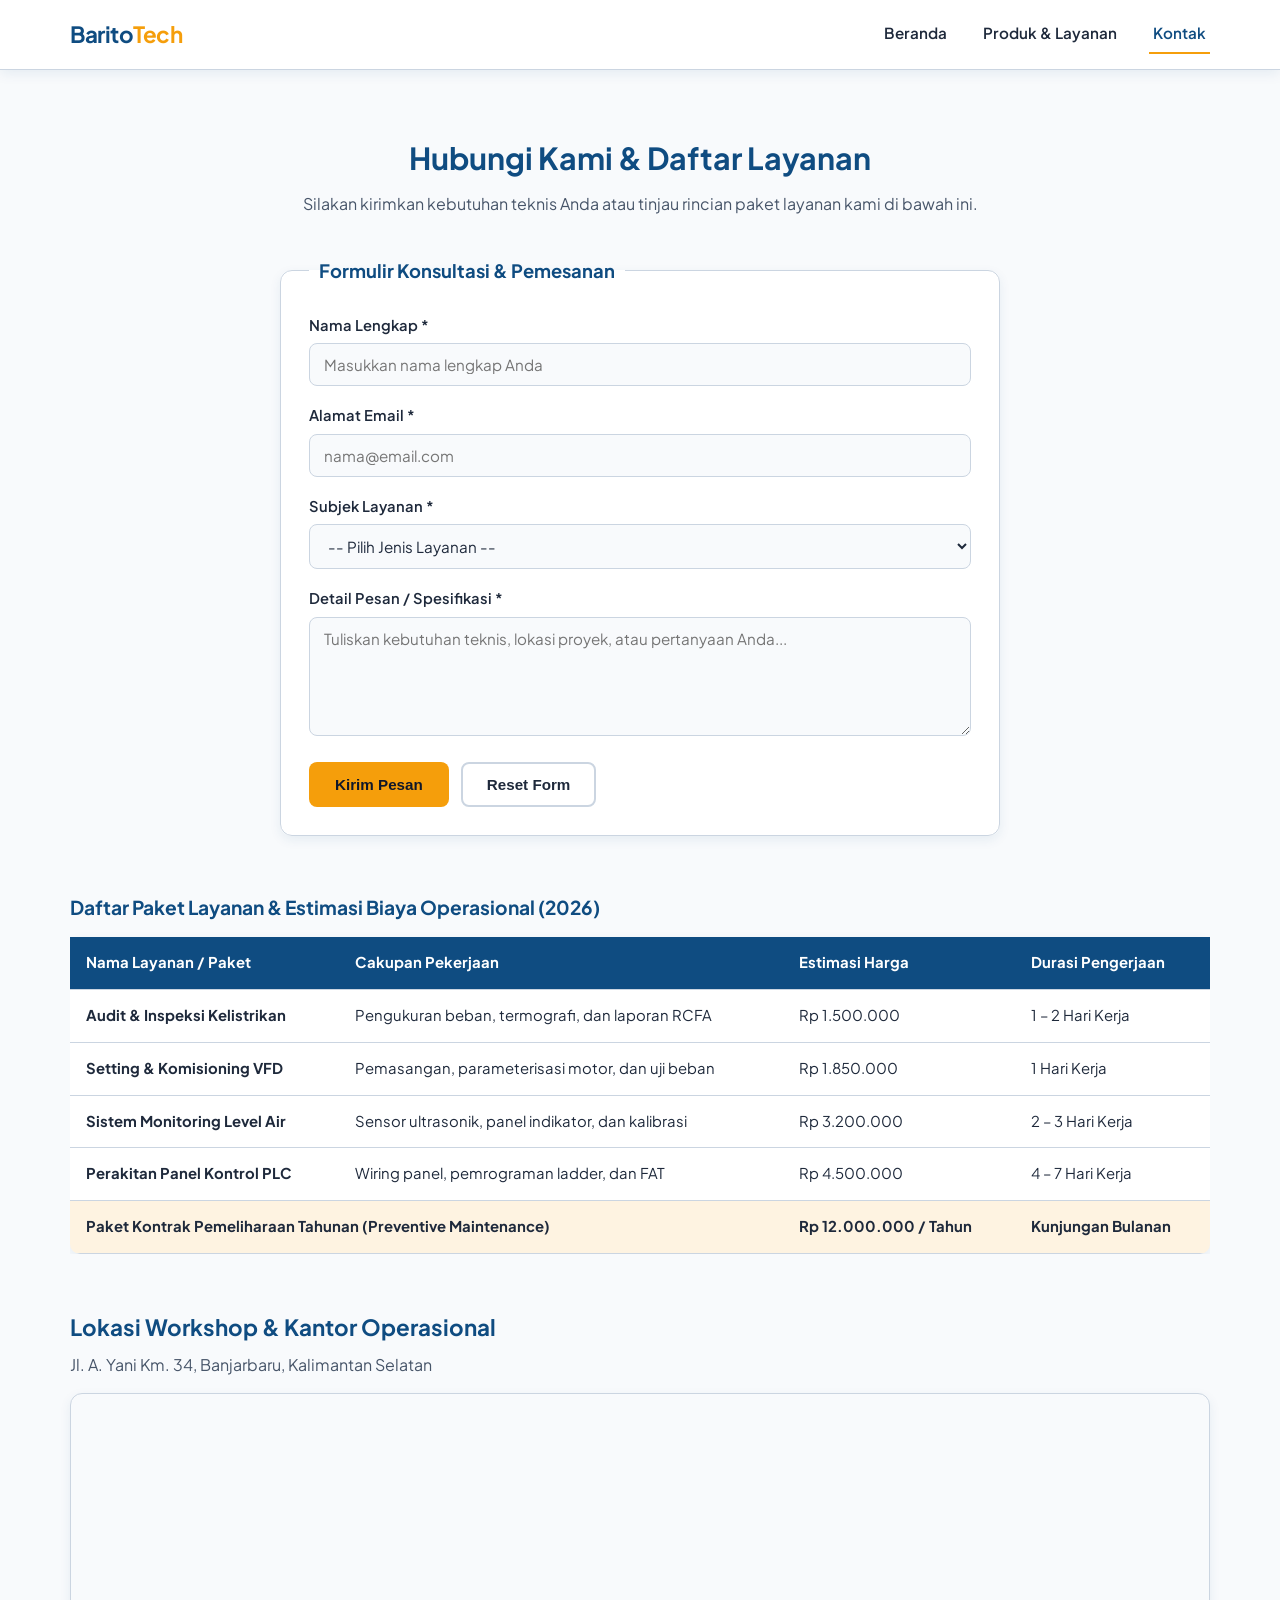
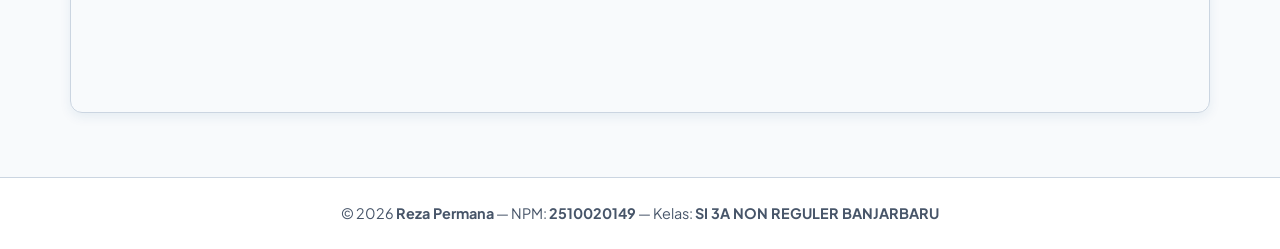
<file: uts_web1_2510020149/kontak.html>
<!DOCTYPE html>
<html lang="id">
<head>
    <meta charset="UTF-8">
    <meta name="viewport" content="width=device-width, initial-scale=1.0">
    <title>Kontak & Layanan | Barito Tech - Reza Permana</title>
    <!-- Google Fonts -->
    <link rel="preconnect" href="https://fonts.googleapis.com">
    <link rel="preconnect" href="https://fonts.gstatic.com" crossorigin>
    <link href="https://fonts.googleapis.com/css2?family=Plus+Jakarta+Sans:wght@400;500;600;700&display=swap" rel="stylesheet">
    <!-- External CSS -->
    <link rel="stylesheet" href="css/style.css">
</head>
<body>

    <!-- HEADER & NAVBAR FIXED -->
    <header class="navbar">
        <div class="container nav-container">
            <a href="index.html" class="logo">Barito<span>Tech</span></a>
            
            <!-- Trik Checkbox CSS-Only Hamburger -->
            <input type="checkbox" id="menu-toggle" class="menu-toggle">
            <label for="menu-toggle" class="hamburger" aria-label="Buka Menu">
                <span></span>
                <span></span>
                <span></span>
            </label>

            <nav class="nav-links">
                <a href="index.html">Beranda</a>
                <a href="index.html#produk">Produk & Layanan</a>
                <a href="kontak.html" class="active">Kontak</a>
            </nav>
        </div>
    </header>

    <!-- MAIN CONTENT -->
    <main class="section-padding">
        <div class="container">
            <div class="section-header">
                <h1>Hubungi Kami & Daftar Layanan</h1>
                <p>Silakan kirimkan kebutuhan teknis Anda atau tinjau rincian paket layanan kami di bawah ini.</p>
            </div>

            <!-- FORM KONTAK -->
            <section class="contact-section">
                <form action="#" method="post" class="contact-form">
                    <fieldset>
                        <legend>Formulir Konsultasi & Pemesanan</legend>

                        <div class="form-group">
                            <label for="nama">Nama Lengkap *</label>
                            <input type="text" id="nama" name="nama" placeholder="Masukkan nama lengkap Anda" required>
                        </div>

                        <div class="form-group">
                            <label for="email">Alamat Email *</label>
                            <input type="email" id="email" name="email" placeholder="nama@email.com" required>
                        </div>

                        <div class="form-group">
                            <label for="subjek">Subjek Layanan *</label>
                            <select id="subjek" name="subjek" required>
                                <option value="">-- Pilih Jenis Layanan --</option>
                                <option value="panel-plc">Perakitan Panel PLC & Otomasi</option>
                                <option value="monitoring-air">Sistem Monitoring Level Air</option>
                                <option value="audit-listrik">Audit & Troubleshooting Kelistrikan</option>
                                <option value="penawaran-umum">Permintaan Penawaran Harga (Quotation)</option>
                            </select>
                        </div>

                        <div class="form-group">
                            <label for="pesan">Detail Pesan / Spesifikasi *</label>
                            <textarea id="pesan" name="pesan" rows="5" placeholder="Tuliskan kebutuhan teknis, lokasi proyek, atau pertanyaan Anda..." required></textarea>
                        </div>

                        <div class="form-actions">
                            <button type="submit" class="btn btn-primary">Kirim Pesan</button>
                            <button type="reset" class="btn btn-secondary">Reset Form</button>
                        </div>
                    </fieldset>
                </form>
            </section>

            <!-- TABEL DAFTAR LAYANAN (Minimal 4 baris, thead, tbody, caption, colspan) -->
            <section class="table-section">
                <div class="table-responsive">
                    <table class="service-table">
                        <caption>Daftar Paket Layanan & Estimasi Biaya Operasional (<time datetime="2026">2026</time>)</caption>
                        <thead>
                            <tr>
                                <th>Nama Layanan / Paket</th>
                                <th>Cakupan Pekerjaan</th>
                                <th>Estimasi Harga</th>
                                <th>Durasi Pengerjaan</th>
                            </tr>
                        </thead>
                        <tbody>
                            <tr>
                                <td><strong>Audit & Inspeksi Kelistrikan</strong></td>
                                <td>Pengukuran beban, termografi, dan laporan RCFA</td>
                                <td>Rp 1.500.000</td>
                                <td>1 – 2 Hari Kerja</td>
                            </tr>
                            <tr>
                                <td><strong>Setting & Komisioning VFD</strong></td>
                                <td>Pemasangan, parameterisasi motor, dan uji beban</td>
                                <td>Rp 1.850.000</td>
                                <td>1 Hari Kerja</td>
                            </tr>
                            <tr>
                                <td><strong>Sistem Monitoring Level Air</strong></td>
                                <td>Sensor ultrasonik, panel indikator, dan kalibrasi</td>
                                <td>Rp 3.200.000</td>
                                <td>2 – 3 Hari Kerja</td>
                            </tr>
                            <tr>
                                <td><strong>Perakitan Panel Kontrol PLC</strong></td>
                                <td>Wiring panel, pemrograman ladder, dan FAT</td>
                                <td>Rp 4.500.000</td>
                                <td>4 – 7 Hari Kerja</td>
                            </tr>
                            <tr class="table-highlight">
                                <td colspan="2"><strong>Paket Kontrak Pemeliharaan Tahunan (Preventive Maintenance)</strong></td>
                                <td><strong>Rp 12.000.000 / Tahun</strong></td>
                                <td><strong>Kunjungan Bulanan</strong></td>
                            </tr>
                        </tbody>
                    </table>
                </div>
            </section>

            <!-- EMBED PETA LOKASI VIA IFRAME -->
            <section class="map-section">
                <h2>Lokasi Workshop & Kantor Operasional</h2>
                <p>Jl. A. Yani Km. 34, Banjarbaru, Kalimantan Selatan</p>
                <div class="map-container">
                    <iframe 
                        src="https://www.openstreetmap.org/export/embed.html?bbox=114.8150%2C-3.4550%2C114.8550%2C-3.4300&amp;layer=mapnik&amp;marker=-3.4425%2C114.8350" 
                        title="Peta Lokasi Workshop Barito Tech Banjarbaru"
                        loading="lazy">
                    </iframe>
                </div>
            </section>
        </div>
    </main>

    <!-- FOOTER -->
    <footer class="site-footer">
        <div class="container">
            <p>&copy; 2026 <strong>Reza Permana</strong> &mdash; NPM: <strong>2510020149</strong> &mdash; Kelas: <strong>SI 3A NON REGULER BANJARBARU</strong></p>
        </div>
    </footer>

</body>
</html>
</file>
<file: tugas4_2510020149/style.css>
/* === PALET WARNA (HEX) === 
   1. Primary Dark : #1e293b
   2. Accent Blue  : #2563eb
   3. Neutral Gray : #64748b
   4. Background   : #f8fafc
=========================== */

/* === RESET & VARIABEL TIPOGRAFI === */
* {
    box-sizing: border-box;
    margin: 0;
    padding: 0;
}

body {
    font-family: 'Poppins', Arial, sans-serif;
    background-color: #f8fafc;
    color: #1e293b;
    line-height: 1.8;
}

/* === PEMBATASAN LEBAR KONTEN (MAX-WIDTH) === */
header, main, footer {
    max-width: 720px;
    margin: 0 auto;
    padding: 20px;
}

/* === HEADER & NAVIGASI === */
/* 1. Selector ID */
#site-header {
    text-align: center;
    border-bottom: 2px solid #e2e8f0;
    padding-bottom: 15px;
}

/* 2. Selector Class & Text-Transform / Letter-Spacing */
.main-title {
    font-size: 2rem;
    color: #1e293b;
    text-transform: uppercase;
    letter-spacing: 2px;
    margin-bottom: 10px;
}

/* 3. Selector Descendant (Keturunan) */
#site-header nav a {
    color: #2563eb;
    text-decoration: none;
    margin: 0 10px;
    font-weight: 600;
}

/* 4. Selector Pseudo-Class (:hover) */
#site-header nav a:hover {
    text-decoration: underline;
    color: #1d4ed8;
}

/* === ARTIKEL & TIPOGRAFI === */
/* 5. Selector Elemen */
article h2 {
    font-size: 1.6rem;
    color: #1e293b;
    margin-top: 15px;
    margin-bottom: 8px;
    line-height: 1.3;
}

.post-meta {
    font-size: 0.85rem;
    color: #64748b;
    margin-bottom: 20px;
}

/* 6. Selector Child ( Anak Langsung > ) */
article > p {
    font-size: 1rem;
    margin-bottom: 16px;
    text-align: justify;
}

.lead-paragraph {
    font-size: 1.1rem;
    font-weight: 400;
}

/* 7. Selector Pseudo-Class (:first-child) */
article > p:first-of-type {
    border-left: 4px solid #2563eb;
    padding-left: 12px;
}

/* === BLOCKQUOTE & LIST === */
blockquote {
    background-color: #ffffff;
    border-left: 5px solid #2563eb;
    margin: 20px 0;
    padding: 15px 20px;
    font-style: italic;
    color: #475569;
    box-shadow: 0 2px 4px rgba(0,0,0,0.05);
}

.benefit-list {
    margin: 15px 0 20px 20px;
}

/* 8. Selector Pseudo-Class (:nth-child) */
.benefit-list li:nth-child(odd) {
    color: #1e293b;
    font-weight: 600;
}

.benefit-list li:nth-child(even) {
    color: #334155;
}

/* LINK EKSTERNAL */
article a {
    color: #2563eb;
    text-decoration: underline;
}

article a:hover {
    color: #1d4ed8;
}

/* === FOOTER === */
footer {
    text-align: center;
    font-size: 0.85rem;
    color: #64748b;
    border-top: 1px solid #e2e8f0;
    margin-top: 30px;
}
</file>
<file: tugas6_2510020149/style.css>
/* =========================================
   RESET & VARIABEL GLOBAL
   ========================================= */
:root {
  --primary: #1e3a8a;
  --primary-light: #2563eb;
  --accent: #f59e0b;
  --accent-hover: #d97706;
  --bg-body: #ffffff;
  --bg-light: #f8fafc;
  --text-dark: #0f172a;
  --text-muted: #475569;
  --border-color: #e2e8f0;
  --shadow-sm: 0 2px 10px rgba(15, 23, 42, 0.08);
  --shadow-md: 0 12px 24px rgba(15, 23, 42, 0.12);
  --radius: 12px;
}

* {
  margin: 0;
  padding: 0;
  box-sizing: border-box;
}

html {
  scroll-behavior: smooth;
  font-family: 'Segoe UI', Roboto, Helvetica, Arial, sans-serif;
  color: var(--text-dark);
  background-color: var(--bg-body);
  line-height: 1.6;
}

body {
  padding-top: 72px; /* Kompensasi untuk navbar fixed */
}

.container {
  width: 90%;
  max-width: 1140px;
  margin: 0 auto;
}

.section {
  padding: 80px 0;
}

.bg-light {
  background-color: var(--bg-light);
}

.section-header {
  text-align: center;
  max-width: 640px;
  margin: 0 auto 48px;
}

.section-header h2 {
  font-size: 2rem;
  color: var(--primary);
  margin-bottom: 12px;
}

.section-header p {
  color: var(--text-muted);
  font-size: 1.05rem;
}

/* =========================================
   1. NAVBAR (Flexbox, Fixed, Shadow)
   ========================================= */
.navbar {
  position: fixed;
  top: 0;
  left: 0;
  width: 100%;
  height: 72px;
  background-color: rgba(255, 255, 255, 0.96);
  backdrop-filter: blur(8px);
  box-shadow: var(--shadow-sm);
  z-index: 1000;
  display: flex;
  align-items: center;
}

.nav-container {
  display: flex;
  justify-content: space-between;
  align-items: center;
}

.logo {
  font-size: 1.5rem;
  font-weight: 800;
  color: var(--primary);
  text-decoration: none;
  letter-spacing: -0.5px;
}

.logo span {
  color: var(--primary-light);
}

.nav-links {
  list-style: none;
  display: flex;
  gap: 28px;
}

.nav-links a {
  text-decoration: none;
  color: var(--text-dark);
  font-weight: 600;
  font-size: 0.95rem;
  transition: color 0.25s ease;
}

.nav-links a:hover {
  color: var(--primary-light);
}

/* =========================================
   2. HERO SECTION (Flexbox Center, 80vh)
   ========================================= */
.hero {
  min-height: 80vh;
  background: linear-gradient(135deg, #0f172a 0%, #1e3a8a 55%, #2563eb 100%);
  color: #ffffff;
  display: flex;
  justify-content: center;
  align-items: center;
  text-align: center;
  padding: 60px 20px;
}

.hero-content {
  max-width: 760px;
  display: flex;
  flex-direction: column;
  align-items: center;
}

.hero h1 {
  font-size: clamp(2.2rem, 4.5vw, 3.4rem);
  font-weight: 800;
  line-height: 1.2;
  margin-bottom: 20px;
}

.hero p {
  font-size: 1.15rem;
  color: #e2e8f0;
  margin-bottom: 32px;
  max-width: 620px;
}

.btn-cta {
  display: inline-block;
  background-color: var(--accent);
  color: #0f172a;
  font-weight: 700;
  text-decoration: none;
  padding: 14px 32px;
  border-radius: 8px;
  font-size: 1rem;
  transition: background-color 0.25s ease, transform 0.25s ease;
}

.btn-cta:hover {
  background-color: var(--accent-hover);
  transform: translateY(-2px);
}

/* =========================================
   3. SECTION LAYANAN (Grid auto-fit minmax)
   ========================================= */
.services-grid {
  display: grid;
  grid-template-columns: repeat(auto-fit, minmax(280px, 1fr));
  gap: 24px;
}

.service-card {
  background-color: #ffffff;
  border: 1px solid var(--border-color);
  border-radius: var(--radius);
  padding: 32px 24px;
  box-shadow: var(--shadow-sm);
  transition: transform 0.3s ease, box-shadow 0.3s ease;
}

.service-card:hover {
  transform: translateY(-4px);
  box-shadow: var(--shadow-md);
}

.service-icon {
  width: 56px;
  height: 56px;
  border-radius: 50%;
  background-color: #eff6ff;
  display: flex;
  justify-content: center;
  align-items: center;
  font-size: 1.6rem;
  margin-bottom: 20px;
}

.service-card h3 {
  font-size: 1.25rem;
  margin-bottom: 10px;
  color: var(--text-dark);
}

.service-card p {
  color: var(--text-muted);
  font-size: 0.95rem;
}

/* =========================================
   4. SECTION STATISTIK (Flex space-evenly)
   ========================================= */
.stats-section {
  background-color: var(--primary);
  color: #ffffff;
  padding: 64px 0;
}

.stats-flex {
  display: flex;
  justify-content: space-evenly;
  align-items: center;
  flex-wrap: wrap;
  gap: 32px;
  text-align: center;
}

.stat-item {
  display: flex;
  flex-direction: column;
  min-width: 160px;
}

.stat-number {
  font-size: 2.5rem;
  font-weight: 800;
  color: var(--accent);
  line-height: 1.1;
  margin-bottom: 8px;
}

.stat-label {
  font-size: 1rem;
  color: #e2e8f0;
  font-weight: 500;
}

/* =========================================
   5. SECTION TIM (Grid 3 Kolom)
   ========================================= */
.team-grid {
  display: grid;
  grid-template-columns: repeat(3, 1fr);
  gap: 28px;
}

.team-card {
  background-color: #ffffff;
  border: 1px solid var(--border-color);
  border-radius: var(--radius);
  padding: 36px 24px;
  text-align: center;
  box-shadow: var(--shadow-sm);
}

.team-avatar {
  width: 96px;
  height: 96px;
  border-radius: 50%;
  background: linear-gradient(135deg, var(--primary), var(--primary-light));
  color: #ffffff;
  font-size: 1.75rem;
  font-weight: 700;
  display: flex;
  justify-content: center;
  align-items: center;
  margin: 0 auto 20px;
  border: 4px solid #dbeafe;
}

.team-card h3 {
  font-size: 1.2rem;
  margin-bottom: 6px;
}

.team-role {
  color: var(--primary-light);
  font-weight: 600;
  font-size: 0.92rem;
}

/* =========================================
   6. FOOTER (Grid 3 Kolom)
   ========================================= */
.footer {
  background-color: #0f172a;
  color: #cbd5e1;
  padding-top: 64px;
}

.footer-grid {
  display: grid;
  grid-template-columns: repeat(3, 1fr);
  gap: 40px;
  padding-bottom: 48px;
}

.footer-col h3 {
  color: #ffffff;
  font-size: 1.4rem;
  margin-bottom: 16px;
}

.footer-col h4 {
  color: #ffffff;
  font-size: 1.1rem;
  margin-bottom: 16px;
}

.footer-links,
.footer-contact {
  list-style: none;
  display: flex;
  flex-direction: column;
  gap: 10px;
}

.footer-links a {
  color: #cbd5e1;
  text-decoration: none;
  transition: color 0.2s ease;
}

.footer-links a:hover {
  color: var(--accent);
}

.footer-bottom {
  border-top: 1px solid #1e293b;
  text-align: center;
  padding: 20px 0;
  font-size: 0.9rem;
  color: #94a3b8;
}

/* =========================================
   RESPONSIVE ADJUSTMENTS (~500px Mobile)
   ========================================= */
@media (max-width: 768px) {
  .team-grid,
  .footer-grid {
    grid-template-columns: 1fr;
  }

  .nav-links {
    gap: 14px;
  }

  .nav-links a {
    font-size: 0.85rem;
  }
}
</file>
<file: tugas7_2510020149/style.css>
/* =========================================
   RESET, VARIABEL GLOBAL & ATURAN WAJIB
   ========================================= */
:root {
  --primary: #1e3a8a;
  --primary-light: #2563eb;
  --accent: #f59e0b;
  --accent-hover: #d97706;
  --bg-body: #ffffff;
  --bg-light: #f8fafc;
  --text-dark: #0f172a;
  --text-muted: #475569;
  --border-color: #e2e8f0;
  --shadow-sm: 0 0.125rem 0.625rem rgba(15, 23, 42, 0.08);
  --shadow-md: 0 0.75rem 1.5rem rgba(15, 23, 42, 0.12);
  --radius: 0.75rem;
  --nav-height: 4.5rem;
}

*,
*::before,
*::after {
  margin: 0;
  padding: 0;
  box-sizing: border-box;
}

html {
  font-size: 16px; /* Basis 1rem = 16px */
  scroll-behavior: smooth;
  scroll-padding-top: var(--nav-height);
  font-family: 'Segoe UI', Roboto, Helvetica, Arial, sans-serif;
  color: var(--text-dark);
  background-color: var(--bg-body);
  line-height: 1.6;
  overflow-x: hidden;
}

body {
  padding-top: var(--nav-height); /* Mencegah konten tertutup navbar fixed */
  overflow-x: hidden;
  width: 100%;
}

img {
  max-width: 100%;
  height: auto;
  display: block;
}

.container {
  width: 100%;
  max-width: 72rem; /* 1152px */
  margin: 0 auto;
  padding-left: 1.25rem;
  padding-right: 1.25rem;
}

/* =========================================
   BASE STYLES: MOBILE-FIRST (320px - 767px)
   ========================================= */

/* --- 1. NAVBAR & HAMBURGER MENU (<= 768px) --- */
.navbar {
  position: fixed;
  top: 0;
  left: 0;
  width: 100%;
  height: var(--nav-height);
  background-color: rgba(255, 255, 255, 0.98);
  box-shadow: var(--shadow-sm);
  z-index: 1000;
  display: flex;
  align-items: center;
}

.nav-container {
  display: flex;
  justify-content: space-between;
  align-items: center;
}

.logo {
  font-size: 1.35rem;
  font-weight: 800;
  color: var(--primary);
  text-decoration: none;
  letter-spacing: -0.02rem;
}

.logo span {
  color: var(--primary-light);
}

/* Trik Checkbox Hamburger */
.nav-toggle {
  display: none;
}

.hamburger {
  display: flex;
  flex-direction: column;
  justify-content: space-between;
  width: 1.75rem;
  height: 1.25rem;
  cursor: pointer;
  z-index: 1002;
}

.hamburger span {
  display: block;
  width: 100%;
  height: 3px; /* Detail garis tipis */
  background-color: var(--primary);
  border-radius: 2px;
  transition: transform 0.3s ease, opacity 0.3s ease;
}

/* Animasi ikon hamburger menjadi tanda silang (X) saat aktif */
.nav-toggle:checked + .hamburger span:nth-child(1) {
  transform: translateY(0.53rem) rotate(45deg);
}

.nav-toggle:checked + .hamburger span:nth-child(2) {
  opacity: 0;
}

.nav-toggle:checked + .hamburger span:nth-child(3) {
  transform: translateY(-0.53rem) rotate(-45deg);
}

/* Dropdown menu mobile */
.nav-menu {
  position: fixed;
  top: var(--nav-height);
  left: 0;
  width: 100%;
  background-color: #ffffff;
  border-top: 1px solid var(--border-color);
  box-shadow: var(--shadow-md);
  max-height: 0;
  overflow: hidden;
  transition: max-height 0.35s ease;
}

.nav-toggle:checked ~ .nav-menu {
  max-height: 20rem;
}

.nav-links {
  list-style: none;
  display: flex;
  flex-direction: column;
  padding: 1rem 1.25rem;
  gap: 0.75rem;
}

.nav-links a {
  display: block;
  padding: 0.5rem 0;
  text-decoration: none;
  color: var(--text-dark);
  font-weight: 600;
  font-size: 1rem;
  transition: color 0.25s ease;
}

.nav-links a:hover {
  color: var(--primary-light);
}

/* --- 2. HERO SECTION (Mobile Base) --- */
.hero {
  min-height: 75vh;
  background: linear-gradient(135deg, #0f172a 0%, #1e3a8a 55%, #2563eb 100%);
  color: #ffffff;
  display: flex;
  justify-content: center;
  align-items: center;
  text-align: center;
  padding: 3rem 0;
}

.hero-content {
  display: flex;
  flex-direction: column;
  align-items: center;
}

.hero h1 {
  font-size: 1.85rem; /* Ukuran font hero mobile */
  font-weight: 800;
  line-height: 1.25;
  margin-bottom: 1rem;
}

.hero p {
  font-size: 1rem;
  color: #e2e8f0;
  margin-bottom: 1.75rem;
  max-width: 38rem;
}

.btn-cta {
  display: inline-block;
  background-color: var(--accent);
  color: #0f172a;
  font-weight: 700;
  text-decoration: none;
  padding: 0.85rem 1.75rem;
  border-radius: 0.5rem;
  font-size: 0.95rem;
  transition: background-color 0.25s ease, transform 0.25s ease;
}

.btn-cta:hover {
  background-color: var(--accent-hover);
  transform: translateY(-0.125rem);
}

/* --- UMUM SECTION (Padding Mobile Base) --- */
.section {
  padding: 3.25rem 0; /* Padding section mobile */
}

.bg-light {
  background-color: var(--bg-light);
}

.section-header {
  text-align: center;
  max-width: 40rem;
  margin: 0 auto 2.25rem;
}

.section-header h2 {
  font-size: 1.65rem;
  color: var(--primary);
  margin-bottom: 0.625rem;
}

.section-header p {
  color: var(--text-muted);
  font-size: 0.95rem;
}

/* --- 3. SECTION LAYANAN (1 Kolom di Mobile) --- */
.services-grid {
  display: grid;
  grid-template-columns: 1fr;
  gap: 1.25rem;
}

.service-card {
  background-color: #ffffff;
  border: 1px solid var(--border-color);
  border-radius: var(--radius);
  padding: 1.75rem 1.35rem;
  box-shadow: var(--shadow-sm);
  transition: transform 0.3s ease, box-shadow 0.3s ease;
}

.service-card:hover {
  transform: translateY(-0.25rem);
  box-shadow: var(--shadow-md);
}

.service-icon {
  width: 3.25rem;
  height: 3.25rem;
  border-radius: 50%;
  background-color: #eff6ff;
  display: flex;
  justify-content: center;
  align-items: center;
  font-size: 1.5rem;
  margin-bottom: 1rem;
}

.service-card h3 {
  font-size: 1.15rem;
  margin-bottom: 0.5rem;
  color: var(--text-dark);
}

.service-card p {
  color: var(--text-muted);
  font-size: 0.925rem;
}

/* --- 4. SECTION STATISTIK (1 Kolom di Mobile) --- */
.stats-section {
  background-color: var(--primary);
  color: #ffffff;
  padding: 3rem 0;
}

.stats-grid {
  display: grid;
  grid-template-columns: 1fr;
  gap: 1.75rem;
  text-align: center;
}

.stat-item {
  display: flex;
  flex-direction: column;
}

.stat-number {
  font-size: 2rem;
  font-weight: 800;
  color: var(--accent);
  line-height: 1.15;
  margin-bottom: 0.35rem;
}

.stat-label {
  font-size: 0.95rem;
  color: #e2e8f0;
}

/* --- 5. SECTION TIM (1 Kolom di Mobile) --- */
.team-grid {
  display: grid;
  grid-template-columns: 1fr;
  gap: 1.25rem;
}

.team-card {
  background-color: #ffffff;
  border: 1px solid var(--border-color);
  border-radius: var(--radius);
  padding: 2rem 1.25rem;
  text-align: center;
  box-shadow: var(--shadow-sm);
}

.team-avatar {
  width: 5.5rem;
  height: 5.5rem;
  border-radius: 50%;
  margin: 0 auto 1rem;
  border: 3px solid #dbeafe;
  object-fit: cover;
}

.team-card h3 {
  font-size: 1.15rem;
  margin-bottom: 0.35rem;
}

.team-role {
  color: var(--primary-light);
  font-weight: 600;
  font-size: 0.9rem;
}

/* --- 6. FOOTER (1 Kolom di Mobile) --- */
.footer {
  background-color: #0f172a;
  color: #cbd5e1;
  padding-top: 3rem;
}

.footer-grid {
  display: grid;
  grid-template-columns: 1fr;
  gap: 2rem;
  padding-bottom: 2.5rem;
}

.footer-col h3 {
  color: #ffffff;
  font-size: 1.35rem;
  margin-bottom: 0.75rem;
}

.footer-col h4 {
  color: #ffffff;
  font-size: 1.05rem;
  margin-bottom: 0.75rem;
}

.footer-links,
.footer-contact {
  list-style: none;
  display: flex;
  flex-direction: column;
  gap: 0.6rem;
  font-size: 0.925rem;
}

.footer-links a {
  color: #cbd5e1;
  text-decoration: none;
  transition: color 0.2s ease;
}

.footer-links a:hover {
  color: var(--accent);
}

.footer-bottom {
  border-top: 1px solid #1e293b;
  text-align: center;
  padding: 1.25rem;
  font-size: 0.875rem;
  color: #94a3b8;
}

/* =========================================
   BREAKPOINT 1: TABLET (min-width: 768px)
   Mengubah:
   1. Ukuran font hero & heading
   2. Padding section
   3. Jumlah kolom grid (Layanan 2 col, Stats 2 col, Tim 3 col, Footer 3 col)
   ========================================= */
@media (min-width: 768px) {
  .container {
    padding-left: 2rem;
    padding-right: 2rem;
  }

  .logo {
    font-size: 1.5rem;
  }

  .hero {
    min-height: 80vh;
    padding: 4.5rem 0;
  }

  .hero h1 {
    font-size: 2.5rem; /* Font hero membesar di tablet */
  }

  .hero p {
    font-size: 1.1rem;
  }

  .section {
    padding: 4.5rem 0; /* Padding section membesar di tablet */
  }

  .section-header h2 {
    font-size: 1.9rem;
  }

  .services-grid {
    grid-template-columns: repeat(2, 1fr); /* 2 kolom di tablet */
    gap: 1.5rem;
  }

  .stats-grid {
    grid-template-columns: repeat(2, 1fr); /* 2x2 grid di tablet */
    gap: 2rem;
  }

  .stat-number {
    font-size: 2.25rem;
  }

  .team-grid {
    grid-template-columns: repeat(3, 1fr); /* 3 kolom di tablet */
    gap: 1.5rem;
  }

  .footer-grid {
    grid-template-columns: repeat(3, 1fr); /* 3 kolom di tablet */
    gap: 2rem;
  }
}

/* =========================================
   BREAKPOINT 2: DESKTOP (min-width: 1024px)
   Mengubah:
   1. Navbar hamburger menjadi horizontal menu
   2. Ukuran font hero & statistik
   3. Padding section lebih lega
   4. Jumlah kolom grid (Layanan 3 col, Stats 4 col sejajar)
   ========================================= */
@media (min-width: 1024px) {
  /* Sembunyikan hamburger & tampilkan menu horizontal */
  .hamburger {
    display: none;
  }

  .nav-menu {
    position: static;
    width: auto;
    max-height: none;
    background-color: transparent;
    border-top: none;
    box-shadow: none;
    overflow: visible;
  }

  .nav-links {
    flex-direction: row;
    padding: 0;
    gap: 2rem;
  }

  .nav-links a {
    padding: 0;
    font-size: 0.95rem;
  }

  .hero h1 {
    font-size: 3.15rem; /* Font hero penuh di desktop */
  }

  .hero p {
    font-size: 1.15rem;
  }

  .section {
    padding: 5.5rem 0; /* Padding section penuh di desktop */
  }

  .section-header h2 {
    font-size: 2.15rem;
  }

  .services-grid {
    grid-template-columns: repeat(3, 1fr); /* 3 kolom di desktop */
    gap: 1.75rem;
  }

  .stats-grid {
    grid-template-columns: repeat(4, 1fr); /* 4 kolom sejajar di desktop */
  }

  .stat-number {
    font-size: 2.5rem;
  }
}
</file>
<file: uts_web1_2510020149/css/style.css>
/* ==========================================================================
   1. VARIABEL WARNA & RESET DASAR (Maksimal 4 Warna Utama + Dark Mode)
   ========================================================================== */
:root {
    --color-primary: #0f4c81;      /* 1. Biru Teknik Utama */
    --color-accent: #f59e0b;       /* 2. Kuning/Amber Aksen */
    --color-bg: #f8fafc;           /* 3. Latar Belakang Terang */
    --color-surface: #ffffff;     /* Permukaan Kartu/Header */
    --color-text: #1e293b;         /* 4. Teks Gelap Netral */
    --color-text-muted: #475569;
    --color-border: #cbd5e1;
    --shadow-sm: 0 4px 12px rgba(15, 76, 129, 0.08);
    --shadow-lg: 0 12px 24px rgba(15, 76, 129, 0.15);
    --nav-height: 70px;
}

/* Nilai Plus: Dark Mode otomatis sesuai preferensi sistem */
@media (prefers-color-scheme: dark) {
    :root {
        --color-primary: #38bdf8;
        --color-accent: #fbbf24;
        --color-bg: #0f172a;
        --color-surface: #1e293b;
        --color-text: #f1f5f9;
        --color-text-muted: #94a3b8;
        --color-border: #334155;
        --shadow-sm: 0 4px 12px rgba(0, 0, 0, 0.35);
        --shadow-lg: 0 12px 24px rgba(0, 0, 0, 0.5);
    }
}

* {
    margin: 0;
    padding: 0;
    box-sizing: border-box;
}

html {
    scroll-behavior: smooth;
}

body {
    font-family: 'Plus Jakarta Sans', sans-serif;
    background-color: var(--color-bg);
    color: var(--color-text);
    line-height: 1.6;
    /* Kompensasi tinggi navbar fixed agar konten tidak tertutup */
    padding-top: var(--nav-height);
    overflow-x: hidden;
}

img {
    max-width: 100%;
    height: auto;
    display: block;
}

.container {
    width: 92%;
    max-width: 1140px;
    margin: 0 auto;
}

.section-padding {
    padding: 64px 0;
}

.section-alt {
    background-color: var(--color-surface);
    border-top: 1px solid var(--color-border);
    border-bottom: 1px solid var(--color-border);
}

/* ==========================================================================
   2. NAVBAR FIXED & MENU HAMBURGER CSS-ONLY
   ========================================================================== */
.navbar {
    position: fixed;
    top: 0;
    left: 0;
    width: 100%;
    height: var(--nav-height);
    background-color: var(--color-surface);
    border-bottom: 1px solid var(--color-border);
    box-shadow: var(--shadow-sm);
    z-index: 1000;
}

.nav-container {
    height: 100%;
    display: flex;
    justify-content: space-between;
    align-items: center;
}

.logo {
    font-size: 1.4rem;
    font-weight: 700;
    color: var(--color-primary);
    text-decoration: none;
    letter-spacing: -0.5px;
}

.logo span {
    color: var(--color-accent);
}

.nav-links {
    display: flex;
    gap: 28px;
}

.nav-links a {
    text-decoration: none;
    color: var(--color-text);
    font-weight: 600;
    font-size: 0.95rem;
    padding: 6px 4px;
    border-bottom: 2px solid transparent;
    transition: color 0.25s ease, border-color 0.25s ease;
}

.nav-links a:hover,
.nav-links a.active {
    color: var(--color-primary);
    border-bottom-color: var(--color-accent);
}

/* Checkbox & Hamburger tersembunyi di desktop */
.menu-toggle,
.hamburger {
    display: none;
}

/* ==========================================================================
   3. HERO SECTION & TOMBOL (CTA)
   ========================================================================== */
.hero {
    min-height: 460px;
    display: flex;
    align-items: center;
    justify-content: center;
    text-align: center;
    background: linear-gradient(135deg, #0f4c81 0%, #1e293b 100%);
    color: #ffffff;
    padding: 60px 20px;
}

.hero-content {
    max-width: 720px;
}

.hero h1 {
    font-size: 2.6rem;
    font-weight: 700;
    margin-bottom: 16px;
    line-height: 1.2;
}

.hero p {
    font-size: 1.1rem;
    color: #e2e8f0;
    margin-bottom: 28px;
}

.btn {
    display: inline-block;
    padding: 12px 24px;
    border-radius: 8px;
    font-weight: 600;
    font-size: 0.95rem;
    text-decoration: none;
    cursor: pointer;
    border: 2px solid transparent;
    transition: transform 0.2s ease, box-shadow 0.2s ease, background-color 0.2s ease;
}

.btn:hover {
    transform: translateY(-2px);
    box-shadow: var(--shadow-sm);
}

.btn-primary {
    background-color: var(--color-accent);
    color: #0f172a;
}

.btn-primary:hover {
    background-color: #d97706;
    color: #ffffff;
}

.btn-secondary {
    background-color: transparent;
    border-color: var(--color-border);
    color: var(--color-text);
}

.btn-outline {
    padding: 8px 16px;
    border-color: var(--color-primary);
    color: var(--color-primary);
    font-size: 0.88rem;
}

.btn-outline:hover {
    background-color: var(--color-primary);
    color: #ffffff;
}

/* ==========================================================================
   4. SECTION HEADER (Sticky) & GRID KARTU PRODUK
   ========================================================================== */
.section-header {
    text-align: center;
    margin-bottom: 40px;
}

/* Nilai Plus: position:sticky pada subheader */
.sticky-subheader {
    position: sticky;
    top: var(--nav-height);
    background-color: var(--color-bg);
    padding: 14px 0;
    z-index: 100;
    border-bottom: 1px solid var(--color-border);
}

.section-header h2,
.section-header h1 {
    font-size: 1.9rem;
    color: var(--color-primary);
    margin-bottom: 8px;
}

.section-header p {
    color: var(--color-text-muted);
}

.card-grid {
    display: grid;
    grid-template-columns: repeat(3, 1fr);
    gap: 24px;
}

.card {
    background-color: var(--color-surface);
    border: 1px solid var(--color-border);
    border-radius: 12px;
    box-shadow: var(--shadow-sm);
    overflow: hidden;
    display: flex;
    flex-direction: column;
    transition: transform 0.25s ease, box-shadow 0.25s ease;
}

/* Nilai Plus: Hover effect halus */
.card:hover {
    transform: translateY(-6px);
    box-shadow: var(--shadow-lg);
}

.card-img {
    position: relative;
    height: 190px;
    overflow: hidden;
}

.card-img img {
    width: 100%;
    height: 100%;
    object-fit: cover;
}

.badge {
    position: absolute;
    top: 12px;
    left: 12px;
    background-color: var(--color-primary);
    color: #ffffff;
    font-size: 0.75rem;
    font-weight: 600;
    padding: 4px 10px;
    border-radius: 6px;
}

.card-body {
    padding: 20px;
    display: flex;
    flex-direction: column;
    flex-grow: 1;
}

.card-body h3 {
    font-size: 1.15rem;
    margin-bottom: 10px;
    color: var(--color-text);
}

.card-body p {
    font-size: 0.92rem;
    color: var(--color-text-muted);
    margin-bottom: 20px;
    flex-grow: 1;
}

.card-footer {
    display: flex;
    justify-content: space-between;
    align-items: center;
    padding-top: 14px;
    border-top: 1px solid var(--color-border);
}

.price {
    font-weight: 700;
    color: var(--color-primary);
    font-size: 1rem;
}

/* ==========================================================================
   5. SECTION TAMBAHAN (FITUR & TESTIMONI BLOCKQUOTE)
   ========================================================================== */
.extra-grid {
    display: grid;
    grid-template-columns: 1fr 1fr;
    gap: 36px;
    align-items: start;
}

.features-box h2,
.testimonial-box h2 {
    font-size: 1.5rem;
    color: var(--color-primary);
    margin-bottom: 18px;
}

.feature-list {
    list-style: none;
    display: flex;
    flex-direction: column;
    gap: 12px;
}

.feature-list li {
    padding-left: 24px;
    position: relative;
    font-size: 0.95rem;
}

.feature-list li::before {
    content: "✔";
    position: absolute;
    left: 0;
    color: var(--color-accent);
    font-weight: 700;
}

blockquote {
    background-color: var(--color-bg);
    border-left: 4px solid var(--color-accent);
    padding: 22px;
    border-radius: 0 12px 12px 0;
    font-style: italic;
    color: var(--color-text);
    box-shadow: var(--shadow-sm);
}

blockquote footer {
    margin-top: 14px;
    font-style: normal;
    font-size: 0.88rem;
    color: var(--color-text-muted);
}

/* ==========================================================================
   6. HALAMAN KONTAK: FORM, TABEL LAYANAN & PETA IFRAME
   ========================================================================== */
.contact-section {
    max-width: 720px;
    margin: 0 auto 56px auto;
}

.contact-form fieldset {
    background-color: var(--color-surface);
    border: 1px solid var(--color-border);
    border-radius: 12px;
    padding: 28px;
    box-shadow: var(--shadow-sm);
}

.contact-form legend {
    font-weight: 700;
    font-size: 1.15rem;
    color: var(--color-primary);
    padding: 0 10px;
}

.form-group {
    margin-bottom: 18px;
}

.form-group label {
    display: block;
    font-weight: 600;
    margin-bottom: 6px;
    font-size: 0.92rem;
}

.form-group input,
.form-group select,
.form-group textarea {
    width: 100%;
    padding: 11px 14px;
    border: 1px solid var(--color-border);
    border-radius: 8px;
    font-family: inherit;
    font-size: 0.95rem;
    background-color: var(--color-bg);
    color: var(--color-text);
}

.form-group input:focus,
.form-group select:focus,
.form-group textarea:focus {
    outline: none;
    border-color: var(--color-primary);
}

.form-actions {
    display: flex;
    gap: 12px;
    margin-top: 20px;
}

/* Tabel Layanan */
.table-section {
    margin-bottom: 56px;
}

.table-responsive {
    width: 100%;
    overflow-x: auto;
}

.service-table {
    width: 100%;
    border-collapse: collapse;
    background-color: var(--color-surface);
    border-radius: 10px;
    overflow: hidden;
    box-shadow: var(--shadow-sm);
}

.service-table caption {
    caption-side: top;
    font-weight: 700;
    font-size: 1.2rem;
    color: var(--color-primary);
    margin-bottom: 14px;
    text-align: left;
}

.service-table th,
.service-table td {
    padding: 14px 16px;
    text-align: left;
    border-bottom: 1px solid var(--color-border);
    font-size: 0.93rem;
}

.service-table thead {
    background-color: var(--color-primary);
    color: #ffffff;
}

.service-table tbody tr:hover {
    background-color: rgba(15, 76, 129, 0.05);
}

.table-highlight {
    background-color: rgba(245, 158, 11, 0.12);
}

/* Peta Iframe */
.map-section h2 {
    font-size: 1.4rem;
    color: var(--color-primary);
    margin-bottom: 6px;
}

.map-section p {
    color: var(--color-text-muted);
    margin-bottom: 16px;
}

.map-container {
    width: 100%;
    height: 320px;
    border-radius: 12px;
    overflow: hidden;
    border: 1px solid var(--color-border);
    box-shadow: var(--shadow-sm);
}

.map-container iframe {
    width: 100%;
    height: 100%;
    border: 0;
}

/* ==========================================================================
   7. FOOTER
   ========================================================================== */
.site-footer {
    background-color: var(--color-surface);
    border-top: 1px solid var(--color-border);
    text-align: center;
    padding: 24px 16px;
    font-size: 0.9rem;
    color: var(--color-text-muted);
}

/* ==========================================================================
   8. RESPONSIVE DESIGN (Media Query <= 768px & Tanpa Scroll Horizontal di 360px)
   ========================================================================== */
@media (max-width: 768px) {
    /* Tampilkan Hamburger Menu */
    .hamburger {
        display: flex;
        flex-direction: column;
        gap: 5px;
        cursor: pointer;
    }

    .hamburger span {
        width: 26px;
        height: 3px;
        background-color: var(--color-text);
        border-radius: 2px;
        transition: 0.3s;
    }

    /* Menu Vertikal Mobile */
    .nav-links {
        position: absolute;
        top: var(--nav-height);
        left: 0;
        width: 100%;
        background-color: var(--color-surface);
        flex-direction: column;
        gap: 0;
        border-bottom: 1px solid var(--color-border);
        display: none;
    }

    .nav-links a {
        padding: 14px 24px;
        border-bottom: 1px solid var(--color-border);
    }

    /* Buka menu saat checkbox dicentang */
    .menu-toggle:checked ~ .nav-links {
        display: flex;
    }

    /* Hero font diperkecil */
    .hero {
        min-height: 380px;
    }

    .hero h1 {
        font-size: 1.85rem;
    }

    .hero p {
        font-size: 0.98rem;
    }

    /* Kartu & Section Tambahan menjadi 1 kolom */
    .card-grid,
    .extra-grid {
        grid-template-columns: 1fr;
    }

    .form-actions {
        flex-direction: column;
    }

    .form-actions .btn {
        width: 100%;
        text-align: center;
    }
}
</file>
